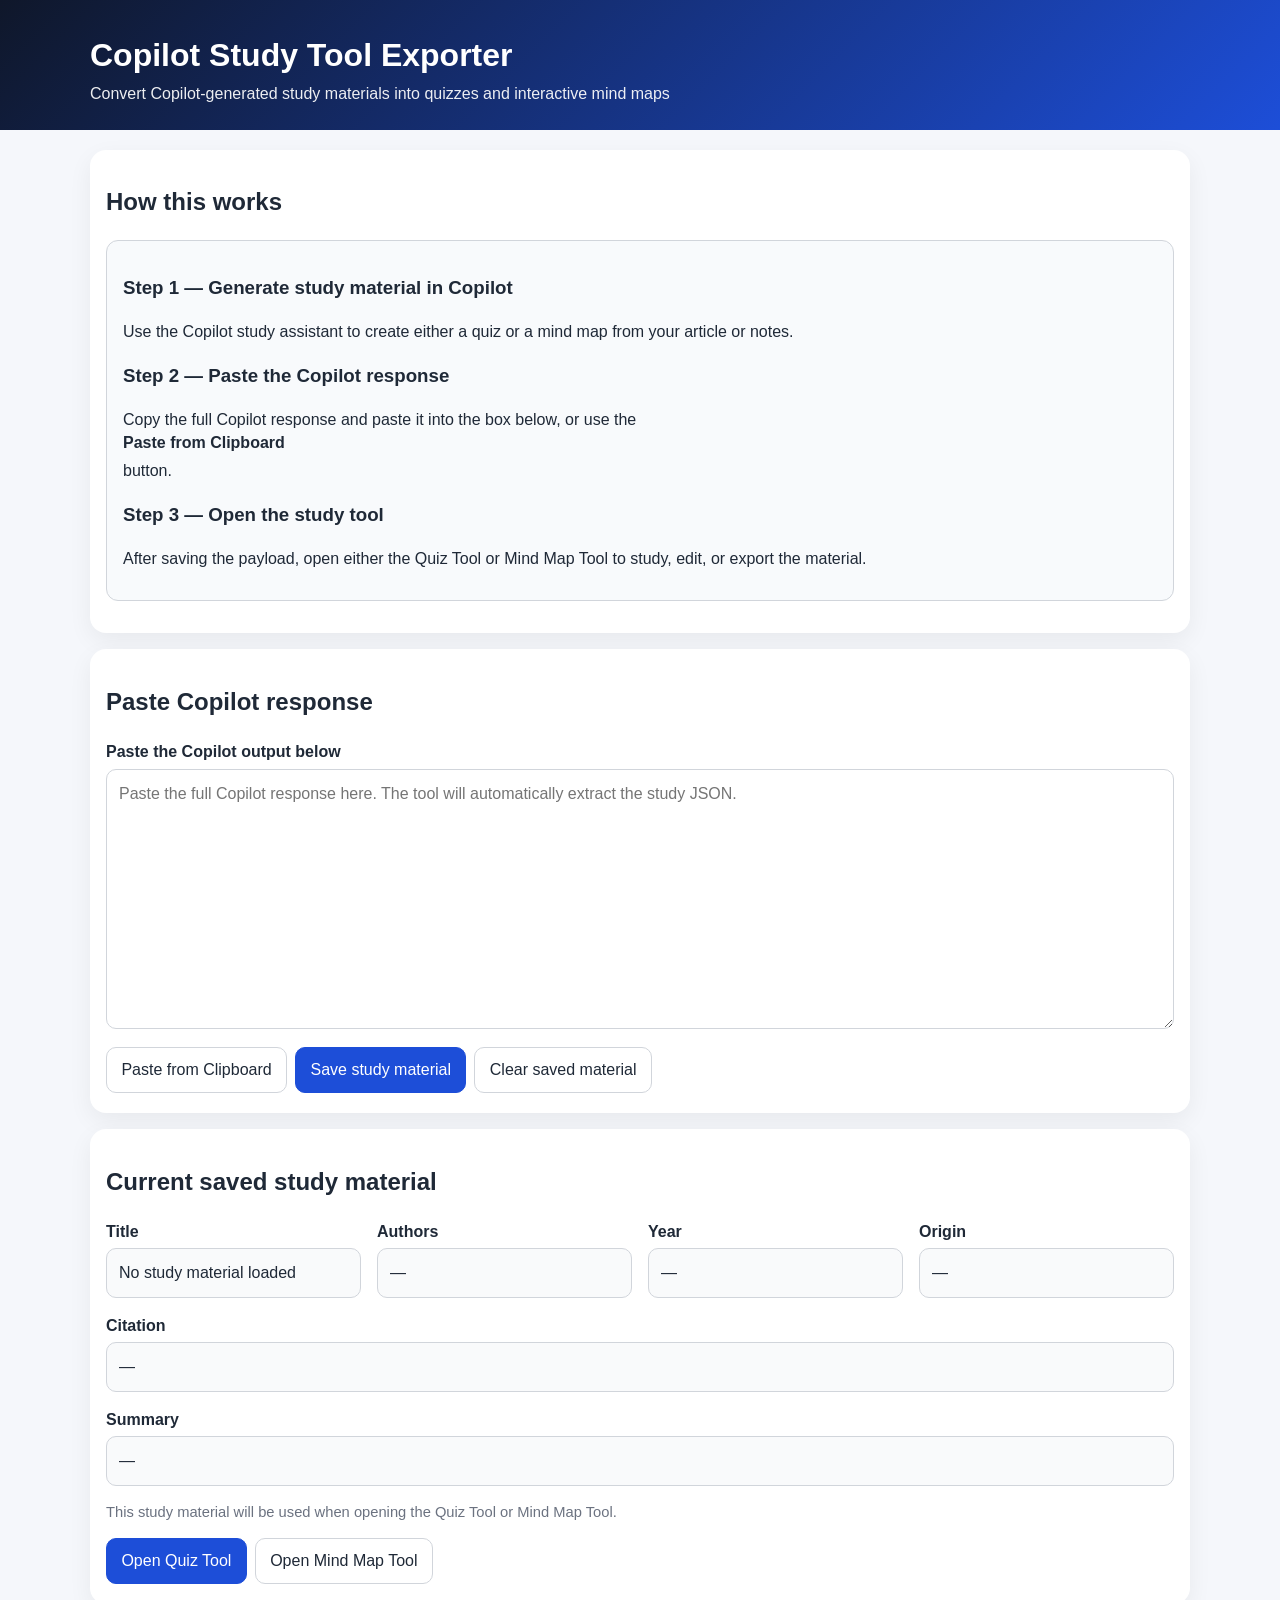
<file: index.html>
<!DOCTYPE html>
<html lang="en">
<head>
  <meta charset="UTF-8" />
  <meta name="viewport" content="width=device-width, initial-scale=1.0" />
  <title>Copilot Study Tool Exporter</title>
  <link rel="stylesheet" href="styles.css" />
</head>
<body>
  <header class="site-header">
    <div class="wrap">
      <h1>Copilot Study Tool Exporter</h1>
      <p class="subtitle">Convert Copilot-generated study materials into quizzes and interactive mind maps</p>
    </div>
  </header>

  <main class="wrap">
    <section class="panel">
      <h2>How this works</h2>

      <div class="help-box">
        <h3>Step 1 — Generate study material in Copilot</h3>
        <p>
          Use the Copilot study assistant to create either a quiz or a mind map from your article or notes.
        </p>

        <h3>Step 2 — Paste the Copilot response</h3>
        <p>
          Copy the full Copilot response and paste it into the box below, or use the
          <strong>Paste from Clipboard</strong> button.
        </p>

        <h3>Step 3 — Open the study tool</h3>
        <p>
          After saving the payload, open either the Quiz Tool or Mind Map Tool to study, edit, or export the material.
        </p>
      </div>
    </section>

    <section class="panel" id="pasteHelpPanel" style="display:none;">
      <div class="help-box">
        <h3>Quick paste mode</h3>
        <p>
          You opened this page from Copilot. Paste the Copilot response below, or use
          <strong>Paste from Clipboard</strong>.
        </p>
      </div>
    </section>

    <section class="panel">
      <h2>Paste Copilot response</h2>

      <label for="payloadInput" class="label">Paste the Copilot output below</label>

      <textarea
        id="payloadInput"
        placeholder="Paste the full Copilot response here. The tool will automatically extract the study JSON."
      ></textarea>

      <div class="button-row">
        <button id="pasteClipboardBtn">Paste from Clipboard</button>
        <button id="saveBtn" class="primary">Save study material</button>
        <button id="clearBtn">Clear saved material</button>
      </div>

      <div id="statusMessage" class="status"></div>
    </section>

    <section class="panel">
      <h2>Current saved study material</h2>

      <div class="meta-grid">
        <div>
          <div class="meta-label">Title</div>
          <div id="sourceTitle" class="meta-value">No study material loaded</div>
        </div>

        <div>
          <div class="meta-label">Authors</div>
          <div id="sourceAuthors" class="meta-value">—</div>
        </div>

        <div>
          <div class="meta-label">Year</div>
          <div id="sourceYear" class="meta-value">—</div>
        </div>

        <div>
          <div class="meta-label">Origin</div>
          <div id="sourceOrigin" class="meta-value">—</div>
        </div>
      </div>

      <div class="meta-block">
        <div class="meta-label">Citation</div>
        <div id="sourceCitation" class="meta-value">—</div>
      </div>

      <div class="meta-block">
        <div class="meta-label">Summary</div>
        <div id="sourceSummary" class="meta-value">—</div>
      </div>

      <p class="small-note">
        This study material will be used when opening the Quiz Tool or Mind Map Tool.
      </p>

      <div class="button-row">
        <a href="quiz-tool.html" class="buttonlike primary">Open Quiz Tool</a>
        <a href="mindmap-tool.html" class="buttonlike">Open Mind Map Tool</a>
      </div>
    </section>
  </main>

  <script src="app.js"></script>
</body>
</html>
</file>
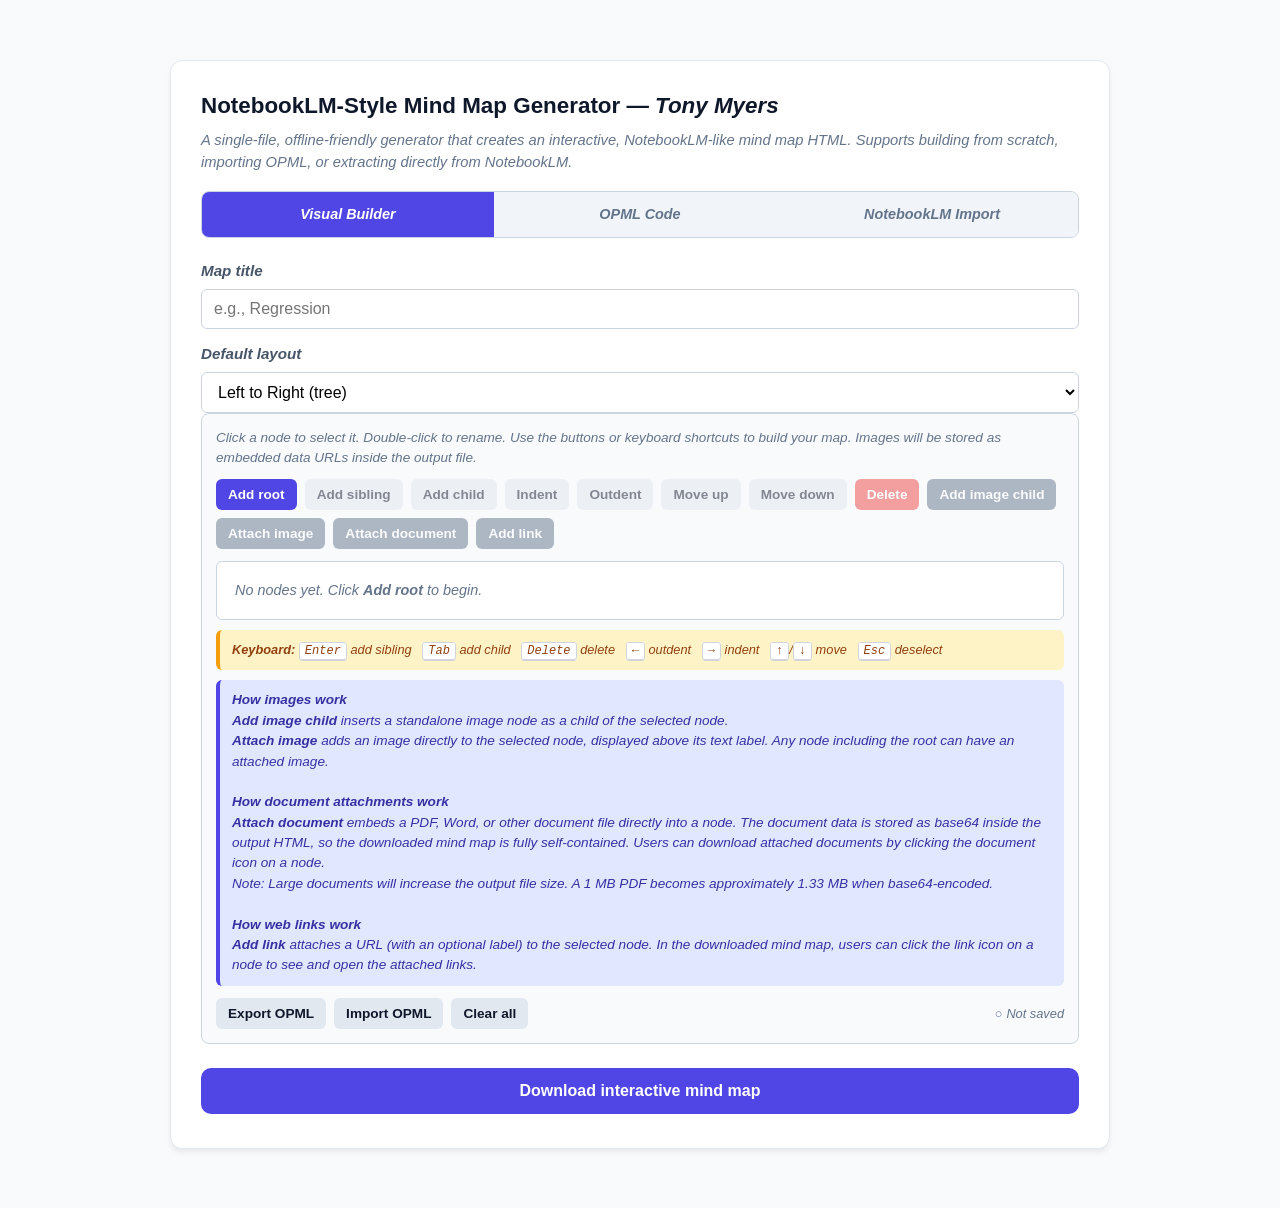
<file: mindmap-tool.html>
<!DOCTYPE html>
<html lang="en-GB">
<head>
<meta charset="UTF-8">
<meta name="viewport" content="width=device-width, initial-scale=1.0">
<title>NotebookLM-Style Mind Map Generator</title>
<style>
    :root{
        --bg: #f8fafc;
        --panel: #ffffff;
        --text: #334155;
        --muted: #64748b;
        --border: #e2e8f0;
        --border-strong: #cbd5e1;
        --accent: #4f46e5;
        --accent-dark: #4338ca;
        --danger: #ef4444;
        --danger-dark: #dc2626;
        --chip: #f1f5f9;
        --success: #10b981;
    }
    *{ box-sizing: border-box; }
    body{
        font-family: "Segoe UI", Roboto, Helvetica, Arial, sans-serif;
        max-width: 980px;
        margin: 40px auto;
        padding: 20px;
        line-height: 1.5;
        background: var(--bg);
        color: var(--text);
    }
    .container{
        background: var(--panel);
        padding: 28px 30px 34px;
        border-radius: 12px;
        box-shadow: 0 4px 6px -1px rgba(0,0,0,0.08);
        border: 1px solid var(--border);
    }
    h1{
        margin: 0 0 6px 0;
        font-size: 1.4rem;
        color: #0f172a;
    }
    .sub{
        margin: 0 0 18px 0;
        color: var(--muted);
        font-size: 0.92rem;
    }

    /* Mode Switch */
    .mode-switch{
        display: flex;
        gap: 0;
        border: 1px solid var(--border-strong);
        border-radius: 8px;
        overflow: hidden;
        margin: 18px 0 22px 0;
        background: var(--chip);
    }
    .mode-option{
        flex: 1;
        text-align: center;
        padding: 12px 10px;
        cursor: pointer;
        font-weight: 600;
        font-size: 0.9rem;
        color: var(--muted);
        background: var(--chip);
        transition: background 0.2s, color 0.2s;
        user-select: none;
    }
    .mode-option:hover{ background: #e2e8f0; }
    .mode-option.active{
        background: var(--accent);
        color: #ffffff;
    }

    label{
        display:block;
        margin-top: 12px;
        font-weight: 600;
        color: #475569;
        font-size: 0.95rem;
    }
    input[type="text"]{
        width: 100%;
        padding: 10px 12px;
        margin-top: 6px;
        border: 1px solid var(--border-strong);
        border-radius: 6px;
        font-size: 1rem;
    }
    textarea{
        width: 100%;
        height: 270px;
        padding: 12px;
        margin-top: 8px;
        border: 1px solid var(--border-strong);
        border-radius: 6px;
        font-family: ui-monospace, SFMono-Regular, Menlo, Consolas, "Liberation Mono", monospace;
        font-size: 0.9rem;
        white-space: pre;
        overflow-wrap: normal;
        overflow-x: auto;
        background: #ffffff;
    }

    .section{ display:none; }
    .section.active{ display:block; }

    /* Buttons */
    .btn-row{
        display:flex;
        flex-wrap: wrap;
        gap: 8px;
        margin: 10px 0 12px;
    }
    button{
        border: none;
        border-radius: 6px;
        padding: 8px 12px;
        font-size: 0.85rem;
        font-weight: 600;
        cursor: pointer;
        transition: background 0.2s, opacity 0.2s;
    }
    .btn-primary{ background: var(--accent); color: #fff; }
    .btn-primary:hover{ background: var(--accent-dark); }
    .btn-secondary{ background: #64748b; color: #fff; }
    .btn-secondary:hover{ background: #475569; }
    .btn-ghost{ background: #e2e8f0; color: #0f172a; }
    .btn-ghost:hover{ background: #dbe3ef; }
    .btn-danger{ background: var(--danger); color: #fff; }
    .btn-danger:hover{ background: var(--danger-dark); }
    .btn-success{ background: var(--success); color: #fff; }
    .btn-success:hover{ background: #059669; }
    button:disabled{ opacity: 0.5; cursor: not-allowed; }

    /* Builder list */
    .builder-container{
        border: 1px solid var(--border-strong);
        border-radius: 8px;
        padding: 14px;
        background: #f8fafc;
    }
    .builder-help{
        font-size: 0.85rem;
        color: var(--muted);
        margin: 0 0 10px 0;
    }
    .node-list{
        background: #fff;
        border: 1px solid var(--border-strong);
        border-radius: 6px;
        padding: 6px;
        max-height: 320px;
        overflow-y: auto;
    }
    .node-item{
        display: flex;
        align-items: center;
        gap: 8px;
        padding: 7px 10px;
        margin: 3px 0;
        background: #f1f5f9;
        border-left: 3px solid var(--accent);
        border-radius: 4px;
        cursor: pointer;
        font-size: 0.9rem;
    }
    .node-item.selected{
        outline: 2px solid #a5b4fc;
        background: #eef2ff;
    }
    .node-indent{
        display:inline-block;
        width: 0;
    }
    .node-badge{
        font-size: 0.7rem;
        padding: 2px 6px;
        background: #0f172a;
        color: white;
        border-radius: 999px;
        margin-left: auto;
        opacity: 0.85;
        flex-shrink: 0;
    }
    .thumb{
        width: 34px;
        height: 24px;
        object-fit: cover;
        border-radius: 3px;
        border: 1px solid var(--border-strong);
        background: #fff;
        flex-shrink: 0;
    }
    .attached-thumb{
        width: 28px;
        height: 20px;
        object-fit: cover;
        border-radius: 3px;
        border: 1px solid #a5b4fc;
        background: #fff;
        flex-shrink: 0;
        margin-right: 2px;
    }
    .doc-badge{
        display: inline-flex;
        align-items: center;
        gap: 3px;
        font-size: 0.7rem;
        padding: 2px 6px;
        background: #dbeafe;
        color: #1e40af;
        border-radius: 999px;
        flex-shrink: 0;
        margin-right: 2px;
    }
    .doc-badge svg{
        width: 10px;
        height: 10px;
        fill: #1e40af;
    }
    .doc-list-popup{
        position: fixed;
        background: #fff;
        border: 1px solid var(--border-strong);
        border-radius: 8px;
        box-shadow: 0 8px 20px rgba(0,0,0,0.15);
        padding: 8px;
        z-index: 9999;
        max-width: 320px;
        font-size: 0.85rem;
    }
    .doc-list-popup .doc-entry{
        display: flex;
        align-items: center;
        gap: 6px;
        padding: 6px 8px;
        border-radius: 4px;
        cursor: default;
    }
    .doc-list-popup .doc-entry:hover{
        background: #f1f5f9;
    }
    .doc-list-popup .doc-entry .doc-name{
        flex: 1;
        min-width: 0;
        overflow: hidden;
        text-overflow: ellipsis;
        white-space: nowrap;
    }
    .doc-list-popup .doc-entry .doc-size{
        font-size: 0.75rem;
        color: var(--muted);
        flex-shrink: 0;
    }
    .doc-list-popup .doc-entry .doc-remove{
        cursor: pointer;
        color: var(--danger);
        font-weight: 700;
        padding: 0 4px;
        flex-shrink: 0;
    }
    .doc-list-popup .doc-entry .doc-remove:hover{
        color: var(--danger-dark);
    }
    .link-badge{
        display: inline-flex;
        align-items: center;
        gap: 3px;
        font-size: 0.7rem;
        padding: 2px 6px;
        background: #d1fae5;
        color: #065f46;
        border-radius: 999px;
        flex-shrink: 0;
        margin-right: 2px;
    }
    .link-badge svg{
        width: 10px;
        height: 10px;
        fill: #065f46;
    }
    .node-text{
        flex: 1;
        min-width: 0;
        overflow: hidden;
        text-overflow: ellipsis;
        white-space: nowrap;
    }

    /* Inline edit input */
    .inline-edit{
        flex: 1;
        min-width: 0;
        border: 1px solid var(--accent);
        border-radius: 4px;
        padding: 2px 6px;
        font-size: 0.9rem;
        font-family: inherit;
        outline: none;
    }

    /* Drop zone overlays for OPML */
    .textarea-container{
        position: relative;
    }
    .drop-zone-overlay{
        position:absolute;
        inset: 0;
        border: 2px dashed transparent;
        border-radius: 6px;
        display:flex;
        align-items: center;
        justify-content: center;
        pointer-events: none;
        transition: border-color 0.2s, background 0.2s;
    }
    .drop-zone-overlay.active{
        border-color: #93c5fd;
        background: rgba(147,197,253,0.12);
    }
    .drop-zone-overlay.active-opml{
        border-color: #86efac;
        background: rgba(134,239,172,0.12);
    }
    .drop-zone-text{
        font-size: 1rem;
        color: #334155;
        background: rgba(255,255,255,0.9);
        padding: 8px 12px;
        border-radius: 8px;
        border: 1px solid var(--border);
    }

    .tip{
        background: #e0e7ff;
        color: #3730a3;
        padding: 10px 12px;
        border-radius: 6px;
        font-size: 0.85rem;
        margin-top: 10px;
        border-left: 4px solid var(--accent);
    }

    .processing{
        display:none;
        margin-top: 8px;
        font-size: 0.85rem;
        font-weight: 600;
        color: #15803d;
    }
    .processing.show{ display:block; }

    /* Keyboard shortcuts legend */
    .shortcuts{
        background: #fef3c7;
        color: #92400e;
        padding: 10px 12px;
        border-radius: 6px;
        font-size: 0.8rem;
        margin-top: 10px;
        border-left: 4px solid #f59e0b;
    }
    .shortcuts kbd{
        background: #fff;
        border: 1px solid #d1d5db;
        border-radius: 3px;
        padding: 1px 5px;
        font-family: ui-monospace, monospace;
        font-size: 0.75rem;
        box-shadow: 0 1px 0 #d1d5db;
    }

    /* Main download */
    .download-btn{
        width: 100%;
        padding: 14px 20px;
        font-size: 1rem;
        border-radius: 10px;
        margin-top: 24px;
    }

    .divider{
        height: 1px;
        background: var(--border);
        margin: 18px 0;
    }

    /* Save/load section */
    .save-load-row{
        display: flex;
        gap: 8px;
        margin-top: 12px;
        flex-wrap: wrap;
    }
    .autosave-indicator{
        font-size: 0.8rem;
        color: var(--muted);
        margin-left: auto;
        display: flex;
        align-items: center;
        gap: 4px;
    }
    .autosave-indicator.saved{
        color: var(--success);
    }

    /* NotebookLM Import section */
    .bookmarklet-link{
        display: inline-block;
        background: linear-gradient(135deg, #4f46e5 0%, #7c3aed 100%);
        color: #fff;
        padding: 12px 20px;
        border-radius: 8px;
        font-weight: 700;
        font-size: 0.95rem;
        text-decoration: none;
        cursor: grab;
        user-select: none;
        box-shadow: 0 2px 8px rgba(79,70,229,0.3);
        transition: box-shadow 0.2s, transform 0.2s;
    }
    .bookmarklet-link:hover{
        box-shadow: 0 4px 14px rgba(79,70,229,0.4);
        transform: translateY(-1px);
    }
    .bookmarklet-link:active{
        cursor: grabbing;
    }
    .import-steps{
        margin: 16px 0;
        padding: 0;
        list-style: none;
        counter-reset: step-counter;
    }
    .import-steps li{
        counter-increment: step-counter;
        padding: 10px 12px 10px 44px;
        position: relative;
        font-size: 0.9rem;
        color: var(--text);
        border-left: 2px solid var(--border);
        margin-left: 14px;
    }
    .import-steps li:last-child{
        border-left-color: transparent;
    }
    .import-steps li::before{
        content: counter(step-counter);
        position: absolute;
        left: -13px;
        top: 8px;
        width: 24px;
        height: 24px;
        border-radius: 50%;
        background: var(--accent);
        color: #fff;
        font-size: 0.75rem;
        font-weight: 700;
        display: flex;
        align-items: center;
        justify-content: center;
    }
    .import-steps li strong{
        color: #0f172a;
    }
    .import-paste-area{
        width: 100%;
        height: 180px;
        padding: 12px;
        margin-top: 8px;
        border: 2px dashed var(--border-strong);
        border-radius: 6px;
        font-family: ui-monospace, SFMono-Regular, Menlo, Consolas, monospace;
        font-size: 0.85rem;
        white-space: pre;
        overflow-wrap: normal;
        overflow-x: auto;
        background: #fafbfc;
        transition: border-color 0.2s;
    }
    .import-paste-area:focus{
        border-color: var(--accent);
        outline: none;
        background: #fff;
    }
    .import-preview{
        margin-top: 12px;
        padding: 12px;
        background: #f0fdf4;
        border: 1px solid #bbf7d0;
        border-radius: 6px;
        font-size: 0.85rem;
        color: #166534;
        display: none;
    }
    .import-preview.show{ display: block; }
    .import-preview .tree-text{
        font-family: ui-monospace, monospace;
        font-size: 0.8rem;
        white-space: pre;
        overflow-x: auto;
        max-height: 200px;
        overflow-y: auto;
        margin-top: 8px;
        padding: 8px;
        background: #fff;
        border-radius: 4px;
        border: 1px solid #dcfce7;
    }
</style>
</head>
<body>
<div class="container">
    <h1>NotebookLM-Style Mind Map Generator —  <i>Tony Myers</h1>
    <p class="sub">A single-file, offline-friendly generator that creates an interactive, NotebookLM-like mind map HTML. Supports building from scratch, importing OPML, or extracting directly from NotebookLM. </p>

    <div class="mode-switch">
        <div class="mode-option active" id="btn-builder" onclick="setMode('builder')">Visual Builder</div>
        <div class="mode-option" id="btn-opml" onclick="setMode('opml')">OPML Code</div>
        <div class="mode-option" id="btn-notebooklm" onclick="setMode('notebooklm')">NotebookLM Import</div>
    </div>

    <label for="mapTitle">Map title</label>
    <input type="text" id="mapTitle" placeholder="e.g., Regression">

    <label for="layoutSelect" style="margin-top:14px;">Default layout</label>
    <select id="layoutSelect" style="width:100%;padding:10px 12px;margin-top:6px;border:1px solid var(--border-strong);border-radius:6px;font-size:1rem;background:#fff;">
        <option value="ltr">Left to Right (tree)</option>
        <option value="radial">Radial (centre out)</option>
        <option value="ttb">Top to Bottom (tree)</option>
    </select>

    <!-- BUILDER MODE -->
    <div class="section active" id="section-builder">
        <div class="builder-container">
            <p class="builder-help">
                Click a node to select it. Double-click to rename. Use the buttons or keyboard shortcuts to build your map.
                Images will be stored as embedded data URLs inside the output file.
            </p>

            <div class="btn-row">
                <button class="btn-primary" onclick="addRoot()">Add root</button>
                <button class="btn-ghost" id="addSiblingBtn" onclick="addSibling()" disabled>Add sibling</button>
                <button class="btn-ghost" id="addChildBtn" onclick="addChild()" disabled>Add child</button>
                <button class="btn-ghost" id="indentBtn" onclick="indentNode()" disabled>Indent</button>
                <button class="btn-ghost" id="outdentBtn" onclick="outdentNode()" disabled>Outdent</button>
                <button class="btn-ghost" id="moveUpBtn" onclick="moveNode(-1)" disabled>Move up</button>
                <button class="btn-ghost" id="moveDownBtn" onclick="moveNode(1)" disabled>Move down</button>
                <button class="btn-danger" id="deleteBtn" onclick="deleteNode()" disabled>Delete</button>

                <button class="btn-secondary" id="addImageBtn" onclick="document.getElementById('imageInputBuilder').click()" disabled>Add image child</button>
                <input type="file" id="imageInputBuilder" accept="image/*" style="display:none" onchange="handleBuilderImage()">
                <button class="btn-secondary" id="attachImageBtn" onclick="document.getElementById('attachImageInput').click()" disabled>Attach image</button>
                <input type="file" id="attachImageInput" accept="image/*" style="display:none" onchange="handleAttachImage()">
                <button class="btn-ghost" id="removeAttachedImageBtn" onclick="removeAttachedImage()" style="display:none">Remove image</button>

                <button class="btn-secondary" id="attachDocBtn" onclick="document.getElementById('attachDocInput').click()" disabled>Attach document</button>
                <input type="file" id="attachDocInput" accept=".pdf,.doc,.docx,.ppt,.pptx,.xls,.xlsx,.txt,.rtf,.odt" style="display:none" onchange="handleAttachDoc()" multiple>
                <button class="btn-ghost" id="viewDocsBtn" onclick="showDocList()" style="display:none">View docs</button>

                <button class="btn-secondary" id="addLinkBtn" onclick="addLink()" disabled>Add link</button>
                <button class="btn-ghost" id="viewLinksBtn" onclick="showLinkList()" style="display:none">View links</button>
            </div>

            <div class="node-list" id="nodeList" tabindex="0"></div>

            <div class="shortcuts">
                <strong>Keyboard:</strong>
                <kbd>Enter</kbd> add sibling &nbsp;
                <kbd>Tab</kbd> add child &nbsp;
                <kbd>Delete</kbd> delete &nbsp;
                <kbd>←</kbd> outdent &nbsp;
                <kbd>→</kbd> indent &nbsp;
                <kbd>↑</kbd>/<kbd>↓</kbd> move &nbsp;
                <kbd>Esc</kbd> deselect
            </div>

            <div class="tip">
                <strong>How images work</strong><br>
                <strong>Add image child</strong> inserts a standalone image node as a child of the selected node.<br>
                <strong>Attach image</strong> adds an image directly to the selected node, displayed above its text label. Any node including the root can have an attached image.<br><br>
                <strong>How document attachments work</strong><br>
                <strong>Attach document</strong> embeds a PDF, Word, or other document file directly into a node. The document data is stored as base64 inside the output HTML, so the downloaded mind map is fully self-contained. Users can download attached documents by clicking the document icon on a node.<br>
                <em>Note: Large documents will increase the output file size. A 1 MB PDF becomes approximately 1.33 MB when base64-encoded.</em>
                <br><br>
                <strong>How web links work</strong><br>
                <strong>Add link</strong> attaches a URL (with an optional label) to the selected node. In the downloaded mind map, users can click the link icon on a node to see and open the attached links.
            </div>

            <div class="save-load-row">
                <button class="btn-ghost" onclick="exportOPML()">Export OPML</button>
                <button class="btn-ghost" onclick="document.getElementById('importOpmlInput').click()">Import OPML</button>
                <input type="file" id="importOpmlInput" accept=".opml,.xml" style="display:none" onchange="importOPML()">
                <button class="btn-ghost" onclick="clearBuilder()">Clear all</button>
                <span class="autosave-indicator" id="autosaveIndicator">
                    <span id="autosaveIcon">○</span> <span id="autosaveText">Not saved</span>
                </span>
            </div>
        </div>
    </div>

    <!-- OPML MODE -->
    <div class="section" id="section-opml">
        <label for="opmlData">Paste OPML code or drop an OPML file</label>
        <div class="textarea-container">
            <textarea id="opmlData" placeholder="<?xml version='1.0' encoding='UTF-8'?>
<opml version='2.0'>
    <body>
        <outline text='Root'>
            <outline text='Point 1' />
            <outline text='IMAGE: https://example.com/img.png' />
        </outline>
    </body>
</opml>"></textarea>
            <div class="drop-zone-overlay" id="dropZoneOpml">
                <div class="drop-zone-text" id="dropZoneText">📁 Drop image or OPML file here</div>
            </div>
        </div>

        <div class="btn-row">
            <button class="btn-secondary" onclick="document.getElementById('imageInputOpml').click()">Insert image at cursor</button>
            <input type="file" id="imageInputOpml" accept="image/*" style="display:none" onchange="handleImageSelection('opmlData', 'processingOpml')">
            <button class="btn-ghost" onclick="document.getElementById('opmlFileInput').click()">Load OPML file</button>
            <input type="file" id="opmlFileInput" accept=".opml,.xml" style="display:none" onchange="loadOPMLFile()">
        </div>
        <div id="processingOpml" class="processing">✓ File processed and loaded.</div>

        <div class="tip">
            <strong>OPML input options:</strong><br>
            • Paste OPML code directly into the text area<br>
            • Drag and drop an <code>.opml</code> or <code>.xml</code> file onto the text area<br>
            • Use the "Load OPML file" button to browse for a file<br>
            • Drag and drop images to insert them at the cursor position
        </div>
    </div>

    <!-- NOTEBOOKLM IMPORT MODE -->
    <div class="section" id="section-notebooklm">
        <div class="tip" style="margin-top:0; margin-bottom:16px;">
            <strong>Extract mind maps from NotebookLM</strong><br>
            This tool uses a bookmarklet to extract the mind map data directly from a NotebookLM page.
            The extraction reads the internal D3.js data bindings, so it captures the full tree regardless of which nodes are expanded or collapsed.
        </div>

        <label style="margin-top:0;">Step 1 — Install the bookmarklet</label>
        <p style="font-size:0.9rem; color:var(--muted); margin:6px 0 10px;">
            Drag the button below to your browser bookmarks bar. You only need to do this once.
        </p>
        <a id="bookmarkletLink" class="bookmarklet-link" href="#" onclick="return false;">
            📋 Extract NotebookLM Map
        </a>

        <label>Step 2 — Extract and paste</label>
        <ol class="import-steps">
            <li>Open a <strong>NotebookLM notebook</strong> that has a mind map</li>
            <li>Click the <strong>Extract NotebookLM Map</strong> bookmarklet in your bookmarks bar</li>
            <li>The OPML will be <strong>copied to your clipboard</strong>. A confirmation alert will show the node count.</li>
            <li><strong>Paste</strong> the OPML into the box below (<kbd>Ctrl</kbd>+<kbd>V</kbd> or <kbd>Cmd</kbd>+<kbd>V</kbd>)</li>
        </ol>

        <label for="notebooklmData">Paste extracted OPML here</label>
        <textarea id="notebooklmData" class="import-paste-area" placeholder="Paste the OPML copied from NotebookLM here..."></textarea>

        <div class="import-preview" id="importPreview">
            <strong id="importPreviewTitle">Preview</strong>
            <div class="tree-text" id="importPreviewTree"></div>
        </div>

        <div class="btn-row" style="margin-top:12px;">
            <button class="btn-ghost" onclick="loadToBuilder()">Load into Visual Builder</button>
            <button class="btn-ghost" onclick="loadToOpml()">Load into OPML mode</button>
        </div>

        <div class="tip" style="margin-top:14px;">
            <strong>Compatibility note:</strong> This extraction relies on NotebookLM rendering mind maps as SVG with D3.js data bindings
            (specifically <code>g.node.__data__</code> on the SVG elements). If Google changes how NotebookLM renders mind maps,
            the bookmarklet may need to be updated. The bookmarklet does not send any data externally — it only reads the page DOM
            and copies OPML to your clipboard.
        </div>
    </div>

    <button class="btn-primary download-btn" onclick="processAndDownload()">Download interactive mind map</button>
</div>

<script>
/* -------------------------
   STATE
------------------------- */
let currentMode = 'builder';
let nodes = []; // flat list for builder: { text, level, isImage }
let selectedNodeIndex = -1;
let editingNodeIndex = -1;
const STORAGE_KEY = 'notebooklm_mindmap_builder';

/* -------------------------
   MODE SWITCH
------------------------- */
function setMode(mode){
    currentMode = mode;

    document.getElementById('btn-builder').classList.toggle('active', mode === 'builder');
    document.getElementById('btn-opml').classList.toggle('active', mode === 'opml');
    document.getElementById('btn-notebooklm').classList.toggle('active', mode === 'notebooklm');

    document.getElementById('section-builder').classList.toggle('active', mode === 'builder');
    document.getElementById('section-opml').classList.toggle('active', mode === 'opml');
    document.getElementById('section-notebooklm').classList.toggle('active', mode === 'notebooklm');

    if(mode !== 'builder'){
        selectedNodeIndex = -1;
        editingNodeIndex = -1;
        updateBuilderButtons();
        renderNodes();
    }
}

/* -------------------------
   BUILDER UI
------------------------- */
function updateBuilderButtons(){
    const hasSelection = selectedNodeIndex >= 0;

    document.getElementById('addSiblingBtn').disabled = !hasSelection;
    document.getElementById('addChildBtn').disabled = !hasSelection;
    document.getElementById('indentBtn').disabled = !hasSelection || selectedNodeIndex === 0;
    document.getElementById('outdentBtn').disabled = !hasSelection || nodes[selectedNodeIndex]?.level === 0;
    document.getElementById('moveUpBtn').disabled = !hasSelection || selectedNodeIndex === 0;
    document.getElementById('moveDownBtn').disabled = !hasSelection || selectedNodeIndex === nodes.length - 1;
    document.getElementById('deleteBtn').disabled = !hasSelection;
    document.getElementById('addImageBtn').disabled = !hasSelection;
    document.getElementById('attachImageBtn').disabled = !hasSelection || (hasSelection && !!nodes[selectedNodeIndex]?.isImage);

    const hasAttachedImage = hasSelection && !!nodes[selectedNodeIndex]?.attachedImage;
    document.getElementById('removeAttachedImageBtn').style.display = hasAttachedImage ? 'inline-block' : 'none';

    document.getElementById('attachDocBtn').disabled = !hasSelection;
    const hasDocs = hasSelection && nodes[selectedNodeIndex]?.attachedDocs?.length > 0;
    document.getElementById('viewDocsBtn').style.display = hasDocs ? 'inline-block' : 'none';

    document.getElementById('addLinkBtn').disabled = !hasSelection;
    const hasLinks = hasSelection && nodes[selectedNodeIndex]?.attachedLinks?.length > 0;
    document.getElementById('viewLinksBtn').style.display = hasLinks ? 'inline-block' : 'none';
}

function renderNodes(){
    const list = document.getElementById('nodeList');
    if(!list) return;

    if(nodes.length === 0){
        list.innerHTML = `<div style="padding:12px;color:#64748b;font-size:0.9rem;">No nodes yet. Click <strong>Add root</strong> to begin.</div>`;
        return;
    }

    list.innerHTML = "";
    nodes.forEach((node, index) => {
        const div = document.createElement('div');
        div.className = "node-item" + (index === selectedNodeIndex ? " selected" : "");
        div.style.marginLeft = (node.level * 18) + "px";

        if(node.isImage){
            const img = document.createElement('img');
            img.className = "thumb";
            img.src = extractImageSource(node.text);
            div.appendChild(img);
        } else if(node.attachedImage){
            const img = document.createElement('img');
            img.className = "attached-thumb";
            img.src = node.attachedImage;
            div.appendChild(img);
        }

        if(node.attachedDocs && node.attachedDocs.length > 0){
            const docBadge = document.createElement('span');
            docBadge.className = "doc-badge";
            docBadge.innerHTML = '<svg viewBox="0 0 16 16"><path d="M4 1h5.5L14 5.5V14a1 1 0 0 1-1 1H4a1 1 0 0 1-1-1V2a1 1 0 0 1 1-1zm5 1v4h4"/></svg>' + node.attachedDocs.length;
            docBadge.title = node.attachedDocs.map(d => d.name).join(", ");
            div.appendChild(docBadge);
        }

        if(node.attachedLinks && node.attachedLinks.length > 0){
            const linkBadge = document.createElement('span');
            linkBadge.className = "link-badge";
            linkBadge.innerHTML = '<svg viewBox="0 0 16 16"><path d="M6.354 5.354l-2 2a2.5 2.5 0 0 0 3.536 3.536l2-2m1.756-1.756l2-2a2.5 2.5 0 0 0-3.536-3.536l-2 2"/></svg>' + node.attachedLinks.length;
            linkBadge.title = node.attachedLinks.map(l => l.label || l.url).join(", ");
            div.appendChild(linkBadge);
        }

        if(editingNodeIndex === index && !node.isImage){
            const input = document.createElement('input');
            input.type = 'text';
            input.className = 'inline-edit';
            input.value = node.text;
            input.onclick = (e) => e.stopPropagation();
            input.onblur = () => finishEditing(index, input.value);
            input.onkeydown = (e) => {
                if(e.key === 'Enter'){
                    e.preventDefault();
                    finishEditing(index, input.value);
                } else if(e.key === 'Escape'){
                    e.preventDefault();
                    cancelEditing();
                }
            };
            div.appendChild(input);
            setTimeout(() => { input.focus(); input.select(); }, 0);
        } else {
            const label = document.createElement('span');
            label.className = 'node-text';
            label.textContent = node.isImage ? "Image" : node.text;
            if(node.isImage){
                label.style.fontStyle = "italic";
            }
            div.appendChild(label);
        }

        const badge = document.createElement('span');
        badge.className = "node-badge";
        badge.textContent = node.level === 0 ? "L1" : ("L" + (node.level+1));
        div.appendChild(badge);

        div.onclick = () => selectNode(index);
        div.ondblclick = () => startEditing(index);

        list.appendChild(div);
    });
}

function selectNode(index){
    if(editingNodeIndex >= 0) return; // Don't change selection while editing
    selectedNodeIndex = index;
    updateBuilderButtons();
    renderNodes();
}

function startEditing(index){
    if(nodes[index].isImage) return; // Cannot edit image nodes inline
    editingNodeIndex = index;
    selectedNodeIndex = index;
    renderNodes();
}

function finishEditing(index, newText){
    const cleaned = newText.trim();
    if(cleaned.length > 0){
        nodes[index].text = cleaned;
    }
    editingNodeIndex = -1;
    updateBuilderButtons();
    renderNodes();
    saveToStorage();
}

function cancelEditing(){
    editingNodeIndex = -1;
    renderNodes();
}

/* -------------------------
   BUILDER ACTIONS
------------------------- */
function promptForText(defaultValue=""){
    const text = window.prompt("Node text:", defaultValue);
    if(text === null) return null;
    const cleaned = text.trim();
    return cleaned.length ? cleaned : null;
}

function addRoot(){
    if(nodes.length > 0){
        const confirmNew = window.confirm("A root node already exists. Add another top-level node?");
        if(!confirmNew) return;
    }
    const text = promptForText("Root");
    if(!text) return;
    nodes.push({ text, level: 0, isImage: false });
    selectedNodeIndex = nodes.length - 1;
    updateBuilderButtons();
    renderNodes();
    saveToStorage();
}

function findInsertIndexAfterSubtree(index){
    const baseLevel = nodes[index].level;
    let i = index + 1;
    while(i < nodes.length && nodes[i].level > baseLevel){
        i++;
    }
    return i;
}

function addSibling(){
    if(selectedNodeIndex < 0) return;
    const text = promptForText("");
    if(!text) return;

    const level = nodes[selectedNodeIndex].level;
    const insertIndex = findInsertIndexAfterSubtree(selectedNodeIndex);

    nodes.splice(insertIndex, 0, { text, level, isImage: false });
    selectedNodeIndex = insertIndex;
    updateBuilderButtons();
    renderNodes();
    saveToStorage();
}

function addChild(){
    if(selectedNodeIndex < 0) return;
    const text = promptForText("");
    if(!text) return;

    const level = nodes[selectedNodeIndex].level + 1;
    const insertIndex = selectedNodeIndex + 1;

    nodes.splice(insertIndex, 0, { text, level, isImage: false });
    selectedNodeIndex = insertIndex;
    updateBuilderButtons();
    renderNodes();
    saveToStorage();
}

function indentNode(){
    if(selectedNodeIndex <= 0) return;
    nodes[selectedNodeIndex].level += 1;
    renderNodes();
    updateBuilderButtons();
    saveToStorage();
}

function outdentNode(){
    if(selectedNodeIndex < 0) return;
    if(nodes[selectedNodeIndex].level === 0) return;
    nodes[selectedNodeIndex].level -= 1;
    renderNodes();
    updateBuilderButtons();
    saveToStorage();
}

function moveNode(direction){
    if(selectedNodeIndex < 0) return;

    const from = selectedNodeIndex;
    const to = from + direction;
    if(to < 0 || to >= nodes.length) return;

    // Simple swap. This does not move entire subtrees, but keeps the UI predictable.
    const temp = nodes[from];
    nodes[from] = nodes[to];
    nodes[to] = temp;
    selectedNodeIndex = to;
    renderNodes();
    updateBuilderButtons();
    saveToStorage();
}

function deleteNode(){
    if(selectedNodeIndex < 0) return;

    const start = selectedNodeIndex;
    const end = findInsertIndexAfterSubtree(start);

    const removedCount = end - start;
    const confirmDel = window.confirm(removedCount > 1
        ? "Delete this node and its " + (removedCount-1) + " descendant(s)?"
        : "Delete this node?");
    if(!confirmDel) return;

    nodes.splice(start, removedCount);
    selectedNodeIndex = Math.min(start, nodes.length - 1);
    if(nodes.length === 0) selectedNodeIndex = -1;
    updateBuilderButtons();
    renderNodes();
    saveToStorage();
}

function extractImageSource(text){
    const idx = text.indexOf("IMAGE:");
    if(idx === -1) return "";
    return text.slice(idx + 6).trim();
}

function handleBuilderImage(){
    if(selectedNodeIndex < 0) return;
    const input = document.getElementById('imageInputBuilder');
    if(!(input.files && input.files[0])) return;

    const file = input.files[0];
    const reader = new FileReader();
    reader.onload = function(e){
        const dataUrl = e.target.result;
        const insertIndex = selectedNodeIndex + 1;
        const level = nodes[selectedNodeIndex].level + 1;

        nodes.splice(insertIndex, 0, { text: "IMAGE: " + dataUrl, level, isImage: true });
        selectedNodeIndex = insertIndex;
        input.value = "";
        updateBuilderButtons();
        renderNodes();
        saveToStorage();
    };
    reader.readAsDataURL(file);
}

function handleAttachImage(){
    if(selectedNodeIndex < 0) return;
    const input = document.getElementById('attachImageInput');
    if(!(input.files && input.files[0])) return;

    const file = input.files[0];
    const reader = new FileReader();
    reader.onload = function(e){
        nodes[selectedNodeIndex].attachedImage = e.target.result;
        input.value = "";
        updateBuilderButtons();
        renderNodes();
        saveToStorage();
    };
    reader.readAsDataURL(file);
}

function removeAttachedImage(){
    if(selectedNodeIndex < 0) return;
    nodes[selectedNodeIndex].attachedImage = null;
    updateBuilderButtons();
    renderNodes();
    saveToStorage();
}

/* -------------------------
   DOCUMENT ATTACHMENT
------------------------- */
function handleAttachDoc(){
    if(selectedNodeIndex < 0) return;
    const input = document.getElementById('attachDocInput');
    if(!(input.files && input.files.length)) return;

    const node = nodes[selectedNodeIndex];
    if(!node.attachedDocs) node.attachedDocs = [];

    let filesProcessed = 0;
    const totalFiles = input.files.length;

    Array.from(input.files).forEach(file => {
        const reader = new FileReader();
        reader.onload = function(e){
            node.attachedDocs.push({
                name: file.name,
                type: file.type || "application/octet-stream",
                size: file.size,
                data: e.target.result
            });
            filesProcessed++;
            if(filesProcessed === totalFiles){
                input.value = "";
                updateBuilderButtons();
                renderNodes();
                saveToStorage();
            }
        };
        reader.readAsDataURL(file);
    });
}

function removeAttachedDoc(nodeIndex, docIndex){
    if(nodeIndex < 0 || nodeIndex >= nodes.length) return;
    const node = nodes[nodeIndex];
    if(!node.attachedDocs || docIndex < 0 || docIndex >= node.attachedDocs.length) return;
    node.attachedDocs.splice(docIndex, 1);
    if(node.attachedDocs.length === 0) node.attachedDocs = null;
    updateBuilderButtons();
    renderNodes();
    saveToStorage();
    /* Refresh the popup if it is still open */
    const existing = document.querySelector('.doc-list-popup');
    if(existing){
        existing.remove();
        if(node.attachedDocs && node.attachedDocs.length > 0) showDocList();
    }
}

function formatFileSize(bytes){
    if(bytes < 1024) return bytes + " B";
    if(bytes < 1024 * 1024) return (bytes / 1024).toFixed(1) + " KB";
    return (bytes / (1024 * 1024)).toFixed(1) + " MB";
}

function showDocList(){
    if(selectedNodeIndex < 0) return;
    const node = nodes[selectedNodeIndex];
    if(!node.attachedDocs || node.attachedDocs.length === 0) return;

    /* Remove any existing popup */
    const existing = document.querySelector('.doc-list-popup');
    if(existing) existing.remove();

    const popup = document.createElement('div');
    popup.className = 'doc-list-popup';

    const header = document.createElement('div');
    header.style.cssText = 'font-weight:700;padding:4px 8px 8px;border-bottom:1px solid #e2e8f0;margin-bottom:4px;';
    header.textContent = 'Attached documents (' + node.attachedDocs.length + ')';
    popup.appendChild(header);

    node.attachedDocs.forEach((doc, idx) => {
        const entry = document.createElement('div');
        entry.className = 'doc-entry';

        const name = document.createElement('span');
        name.className = 'doc-name';
        name.textContent = doc.name;
        entry.appendChild(name);

        const size = document.createElement('span');
        size.className = 'doc-size';
        size.textContent = doc.size ? formatFileSize(doc.size) : '';
        entry.appendChild(size);

        const remove = document.createElement('span');
        remove.className = 'doc-remove';
        remove.textContent = '✕';
        remove.title = 'Remove this document';
        remove.onclick = () => removeAttachedDoc(selectedNodeIndex, idx);
        entry.appendChild(remove);

        popup.appendChild(entry);
    });

    document.body.appendChild(popup);

    /* Position near the button */
    const btn = document.getElementById('viewDocsBtn');
    const rect = btn.getBoundingClientRect();
    popup.style.top = (rect.bottom + 6) + 'px';
    popup.style.left = Math.min(rect.left, window.innerWidth - 340) + 'px';

    /* Close on click outside */
    setTimeout(() => {
        function closeHandler(e){
            if(!popup.contains(e.target) && e.target !== btn){
                popup.remove();
                document.removeEventListener('click', closeHandler);
            }
        }
        document.addEventListener('click', closeHandler);
    }, 0);
}

/* -------------------------
   WEB LINK ATTACHMENT
------------------------- */
function addLink(){
    if(selectedNodeIndex < 0) return;
    const url = window.prompt("Enter URL:", "https://");
    if(!url || !url.trim()) return;

    const trimmedUrl = url.trim();
    /* Basic URL validation */
    if(!/^https?:\/\/.+/i.test(trimmedUrl)){
        alert("Please enter a valid URL starting with http:// or https://");
        return;
    }

    const label = window.prompt("Label (optional — leave blank to use the URL):", "");

    const node = nodes[selectedNodeIndex];
    if(!node.attachedLinks) node.attachedLinks = [];
    node.attachedLinks.push({
        url: trimmedUrl,
        label: (label && label.trim()) ? label.trim() : ""
    });
    updateBuilderButtons();
    renderNodes();
    saveToStorage();
}

function removeAttachedLink(nodeIndex, linkIndex){
    if(nodeIndex < 0 || nodeIndex >= nodes.length) return;
    const node = nodes[nodeIndex];
    if(!node.attachedLinks || linkIndex < 0 || linkIndex >= node.attachedLinks.length) return;
    node.attachedLinks.splice(linkIndex, 1);
    if(node.attachedLinks.length === 0) node.attachedLinks = null;
    updateBuilderButtons();
    renderNodes();
    saveToStorage();
    /* Refresh the popup if still open */
    const existing = document.querySelector('.doc-list-popup');
    if(existing){
        existing.remove();
        if(node.attachedLinks && node.attachedLinks.length > 0) showLinkList();
    }
}

function showLinkList(){
    if(selectedNodeIndex < 0) return;
    const node = nodes[selectedNodeIndex];
    if(!node.attachedLinks || node.attachedLinks.length === 0) return;

    /* Remove any existing popup */
    const existing = document.querySelector('.doc-list-popup');
    if(existing) existing.remove();

    const popup = document.createElement('div');
    popup.className = 'doc-list-popup';

    const header = document.createElement('div');
    header.style.cssText = 'font-weight:700;padding:4px 8px 8px;border-bottom:1px solid #e2e8f0;margin-bottom:4px;';
    header.textContent = 'Attached links (' + node.attachedLinks.length + ')';
    popup.appendChild(header);

    node.attachedLinks.forEach((link, idx) => {
        const entry = document.createElement('div');
        entry.className = 'doc-entry';

        const anchor = document.createElement('a');
        anchor.href = link.url;
        anchor.target = '_blank';
        anchor.rel = 'noopener noreferrer';
        anchor.className = 'doc-name';
        anchor.textContent = link.label || link.url;
        anchor.style.cssText = 'color:#4f46e5;text-decoration:none;';
        anchor.title = link.url;
        entry.appendChild(anchor);

        const remove = document.createElement('span');
        remove.className = 'doc-remove';
        remove.textContent = '✕';
        remove.title = 'Remove this link';
        remove.onclick = () => removeAttachedLink(selectedNodeIndex, idx);
        entry.appendChild(remove);

        popup.appendChild(entry);
    });

    document.body.appendChild(popup);

    const btn = document.getElementById('viewLinksBtn');
    const rect = btn.getBoundingClientRect();
    popup.style.top = (rect.bottom + 6) + 'px';
    popup.style.left = Math.min(rect.left, window.innerWidth - 340) + 'px';

    setTimeout(() => {
        function closeHandler(e){
            if(!popup.contains(e.target) && e.target !== btn){
                popup.remove();
                document.removeEventListener('click', closeHandler);
            }
        }
        document.addEventListener('click', closeHandler);
    }, 0);
}

/* -------------------------
   KEYBOARD SHORTCUTS
------------------------- */
document.getElementById('nodeList').addEventListener('keydown', function(e){
    if(editingNodeIndex >= 0) return; // Let the input handle its own keys
    
    switch(e.key){
        case 'Enter':
            e.preventDefault();
            if(selectedNodeIndex >= 0) addSibling();
            break;
        case 'Tab':
            e.preventDefault();
            if(selectedNodeIndex >= 0) addChild();
            break;
        case 'Delete':
        case 'Backspace':
            e.preventDefault();
            if(selectedNodeIndex >= 0) deleteNode();
            break;
        case 'ArrowLeft':
            e.preventDefault();
            if(selectedNodeIndex >= 0) outdentNode();
            break;
        case 'ArrowRight':
            e.preventDefault();
            if(selectedNodeIndex >= 0) indentNode();
            break;
        case 'ArrowUp':
            e.preventDefault();
            if(e.altKey && selectedNodeIndex >= 0){
                moveNode(-1);
            } else if(selectedNodeIndex > 0){
                selectNode(selectedNodeIndex - 1);
            }
            break;
        case 'ArrowDown':
            e.preventDefault();
            if(e.altKey && selectedNodeIndex >= 0){
                moveNode(1);
            } else if(selectedNodeIndex < nodes.length - 1){
                selectNode(selectedNodeIndex + 1);
            }
            break;
        case 'Escape':
            e.preventDefault();
            selectedNodeIndex = -1;
            updateBuilderButtons();
            renderNodes();
            break;
        case 'F2':
            e.preventDefault();
            if(selectedNodeIndex >= 0) startEditing(selectedNodeIndex);
            break;
    }
});

/* -------------------------
   LOCAL STORAGE PERSISTENCE
------------------------- */
function saveToStorage(){
    try {
        const data = {
            nodes: nodes,
            title: document.getElementById('mapTitle').value
        };
        localStorage.setItem(STORAGE_KEY, JSON.stringify(data));
        updateAutosaveIndicator(true);
    } catch(e){
        console.warn('Could not save to localStorage:', e);
    }
}

function loadFromStorage(){
    try {
        const stored = localStorage.getItem(STORAGE_KEY);
        if(stored){
            const data = JSON.parse(stored);
            if(Array.isArray(data.nodes)){
                nodes = data.nodes;
                if(data.title){
                    document.getElementById('mapTitle').value = data.title;
                }
                updateBuilderButtons();
                renderNodes();
                updateAutosaveIndicator(true);
                return true;
            }
        }
    } catch(e){
        console.warn('Could not load from localStorage:', e);
    }
    return false;
}

function updateAutosaveIndicator(saved){
    const indicator = document.getElementById('autosaveIndicator');
    const icon = document.getElementById('autosaveIcon');
    const text = document.getElementById('autosaveText');
    if(saved && nodes.length > 0){
        indicator.classList.add('saved');
        icon.textContent = '●';
        text.textContent = 'Saved locally';
    } else {
        indicator.classList.remove('saved');
        icon.textContent = '○';
        text.textContent = 'Not saved';
    }
}

// Auto-save title changes
document.getElementById('mapTitle').addEventListener('input', saveToStorage);

/* -------------------------
   EXPORT / IMPORT OPML
------------------------- */
function exportOPML(){
    if(nodes.length === 0){
        alert("Nothing to export. Add some nodes first.");
        return;
    }
    const title = document.getElementById('mapTitle').value.trim() || "Mind Map";
    const opmlStr = builderToOPML(title);
    
    const safeName = title.replace(/[\\/:*?"<>|]/g, "_").trim() || "Mind Map";
    downloadFile(safeName + ".opml", opmlStr, "application/xml");
}

function importOPML(){
    const input = document.getElementById('importOpmlInput');
    if(!(input.files && input.files[0])) return;

    const file = input.files[0];
    const reader = new FileReader();
    reader.onload = function(e){
        const opmlStr = e.target.result;
        const parsed = parseOPMLToNodes(opmlStr);
        if(parsed && parsed.length > 0){
            if(nodes.length > 0){
                const confirm = window.confirm("This will replace your current nodes. Continue?");
                if(!confirm){
                    input.value = "";
                    return;
                }
            }
            nodes = parsed;
            selectedNodeIndex = -1;
            updateBuilderButtons();
            renderNodes();
            saveToStorage();
        } else {
            alert("Could not parse OPML file.");
        }
        input.value = "";
    };
    reader.readAsText(file);
}

function parseOPMLToNodes(opmlStr){
    try {
        const parser = new DOMParser();
        const doc = parser.parseFromString(opmlStr, "text/xml");
        const body = doc.querySelector("body");
        if(!body) return null;

        const result = [];
        function walk(el, level){
            const outlines = el.querySelectorAll(':scope > outline');
            outlines.forEach(outline => {
                const text = outline.getAttribute('text') || outline.getAttribute('title') || '';
                if(text){
                    const isImage = text.toUpperCase().startsWith('IMAGE:');
                    const attachedImage = outline.getAttribute('_image') || null;
                    let attachedDocs = null;
                    const docsRaw = outline.getAttribute('_docs');
                    if(docsRaw){
                        try { attachedDocs = JSON.parse(docsRaw); } catch(e) { /* ignore parse errors */ }
                    }
                    let attachedLinks = null;
                    const linksRaw = outline.getAttribute('_links');
                    if(linksRaw){
                        try { attachedLinks = JSON.parse(linksRaw); } catch(e) { /* ignore parse errors */ }
                    }
                    result.push({ text, level, isImage, attachedImage, attachedDocs, attachedLinks });
                    walk(outline, level + 1);
                }
            });
        }
        walk(body, 0);
        return result;
    } catch(e){
        console.error('OPML parse error:', e);
        return null;
    }
}

function clearBuilder(){
    if(nodes.length === 0) return;
    const confirm = window.confirm("Clear all nodes? This cannot be undone.");
    if(!confirm) return;
    nodes = [];
    selectedNodeIndex = -1;
    updateBuilderButtons();
    renderNodes();
    saveToStorage();
}

/* -------------------------
   BUILDER -> TEXT
------------------------- */
function builderToText(){
    if(nodes.length === 0) return "";
    let lines = [];
    nodes.forEach(n => {
        const indent = "    ".repeat(Math.max(0, n.level));
        lines.push(indent + n.text);
    });
    return lines.join("\n");
}

/* -------------------------
   BUILDER -> OPML (direct, preserving attached images)
------------------------- */
function builderToOPML(title){
    if(nodes.length === 0) return "";

    const escape = (str) =>
        str.replace(/&/g, "&amp;")
           .replace(/</g, "&lt;")
           .replace(/>/g, "&gt;")
           .replace(/"/g, "&quot;");

    /* Build a tree from the flat node list */
    const treeRoot = { children: [] };
    const stack = [{ node: treeRoot, level: -1 }];

    nodes.forEach(n => {
        const newNode = { text: n.text, attachedImage: n.attachedImage || null, attachedDocs: n.attachedDocs || null, attachedLinks: n.attachedLinks || null, children: [] };
        while(stack.length > 1 && stack[stack.length - 1].level >= n.level){
            stack.pop();
        }
        stack[stack.length - 1].node.children.push(newNode);
        stack.push({ node: newNode, level: n.level });
    });

    const TAB = "    ";

    function toOPML(node, indent){
        if(node.text === undefined){
            return node.children.map(child => toOPML(child, indent)).join("\n");
        }
        let attrs = 'text="' + escape(node.text) + '"';
        if(node.attachedImage){
            attrs += ' _image="' + escape(node.attachedImage) + '"';
        }
        if(node.attachedDocs && node.attachedDocs.length > 0){
            const docsData = JSON.stringify(node.attachedDocs.map(d => ({
                name: d.name,
                type: d.type,
                size: d.size,
                data: d.data
            })));
            attrs += ' _docs="' + escape(docsData) + '"';
        }
        if(node.attachedLinks && node.attachedLinks.length > 0){
            const linksData = JSON.stringify(node.attachedLinks);
            attrs += ' _links="' + escape(linksData) + '"';
        }
        if(!node.children.length){
            return indent + '<outline ' + attrs + ' />';
        }
        const children = node.children.map(child => toOPML(child, indent + TAB)).join("\n");
        return indent + '<outline ' + attrs + '>\n' + children + '\n' + indent + '</outline>';
    }

    const bodyContent = toOPML(treeRoot, TAB + TAB);
    const safeTitle = escape(title || "Mind Map");

    return '<?xml version="1.0" encoding="UTF-8"?>\n<opml version="2.0">\n    <head>\n        <title>' + safeTitle + '</title>\n    </head>\n    <body>\n' + bodyContent + '\n    </body>\n</opml>';
}

/* -------------------------
   TEXT -> OPML
   (supports dash levels or indentation)
   Uses 4-space indentation for clearer parent-child spacing
------------------------- */
function convertTextToOPML(text, title){
    const lines = text.split(/\r?\n/);
    const escape = (str) =>
        str.replace(/&/g, "&amp;")
           .replace(/</g, "&lt;")
           .replace(/>/g, "&gt;")
           .replace(/"/g, "&quot;");

    const parsed = [];
    lines.forEach(rawLine => {
        if(!rawLine.trim()) return;

        let depthSpaces = 0;
        let content = rawLine.trim();

        const dashMatch = rawLine.match(/^(-+)\s+(.+)$/);
        if(dashMatch){
            depthSpaces = dashMatch[1].length * 4;
            content = dashMatch[2].trim();
        } else {
            const leading = rawLine.match(/^\s*/)[0];
            depthSpaces = leading.replace(/\t/g, "    ").length;
        }

        parsed.push({ depth: depthSpaces, content });
    });

    if(parsed.length === 0) return "";

    const root = { children: [] };
    const stack = [{ node: root, depth: -1 }];

    parsed.forEach(p => {
        const newNode = { text: p.content, children: [] };
        while(stack.length > 1 && stack[stack.length - 1].depth >= p.depth){
            stack.pop();
        }
        stack[stack.length - 1].node.children.push(newNode);
        stack.push({ node: newNode, depth: p.depth });
    });

    // OPML indentation unit: 4 spaces for better readability
    const OPML_INDENT = "    ";

    function toOPML(node, indent=""){
        if(node.text === undefined){
            return node.children.map(child => toOPML(child, indent)).join("\n");
        }
        const textAttr = escape(node.text);
        if(!node.children.length){
            return `${indent}<outline text="${textAttr}" />`;
        }
        const children = node.children.map(child => toOPML(child, indent + OPML_INDENT)).join("\n");
        return `${indent}<outline text="${textAttr}">\n${children}\n${indent}</outline>`;
    }

    const bodyContent = toOPML(root, OPML_INDENT + OPML_INDENT);
    const safeTitle = escape(title || "Mind Map");

    return `<?xml version="1.0" encoding="UTF-8"?>
<opml version="2.0">
    <head>
        <title>${safeTitle}</title>
    </head>
    <body>
${bodyContent}
    </body>
</opml>`;
}

/* -------------------------
   IMAGE INSERTION (OPML)
------------------------- */
function insertImageCodeAtCursor(textareaId, dataUrl){
    const textarea = document.getElementById(textareaId);
    if(!textarea) return;

    const imageCode = "IMAGE: " + dataUrl;

    const start = textarea.selectionStart ?? textarea.value.length;
    const end = textarea.selectionEnd ?? textarea.value.length;

    const before = textarea.value.slice(0, start);
    const after = textarea.value.slice(end);

    const needsNewlineBefore = before.length && !before.endsWith("\n");
    const needsNewlineAfter = after.length && !after.startsWith("\n");

    const insertion = (needsNewlineBefore ? "\n" : "") + imageCode + (needsNewlineAfter ? "\n" : "");

    textarea.value = before + insertion + after;

    const newPos = start + insertion.length;
    textarea.setSelectionRange(newPos, newPos);
    textarea.focus();
}

function showProcessingIndicator(id, message){
    const el = document.getElementById(id);
    if(!el) return;
    if(message){
        el.textContent = "✓ " + message;
    }
    el.classList.add("show");
    setTimeout(() => el.classList.remove("show"), 2500);
}

function handleImageSelection(textareaId, processingId){
    const inputId = "imageInputOpml";
    const input = document.getElementById(inputId);
    if(!(input && input.files && input.files[0])) return;

    const file = input.files[0];
    const reader = new FileReader();
    reader.onload = function(e){
        insertImageCodeAtCursor(textareaId, e.target.result);
        input.value = "";
        showProcessingIndicator(processingId, "Image processed and inserted.");
    };
    reader.readAsDataURL(file);
}

/* -------------------------
   OPML FILE LOADING (button)
------------------------- */
function loadOPMLFile(){
    const input = document.getElementById('opmlFileInput');
    if(!(input.files && input.files[0])) return;

    const file = input.files[0];
    const reader = new FileReader();
    reader.onload = function(e){
        const textarea = document.getElementById('opmlData');
        const currentContent = textarea.value.trim();
        
        if(currentContent){
            const confirm = window.confirm("This will replace the current OPML content. Continue?");
            if(!confirm){
                input.value = "";
                return;
            }
        }
        
        textarea.value = e.target.result;
        input.value = "";
        showProcessingIndicator('processingOpml', "OPML file loaded successfully.");
    };
    reader.readAsText(file);
}

/* -------------------------
   DRAG-AND-DROP SUPPORT
   Handles both images and OPML files
------------------------- */
function isOPMLFile(file){
    if(!file) return false;
    const name = file.name.toLowerCase();
    const type = file.type.toLowerCase();
    return name.endsWith('.opml') || 
           name.endsWith('.xml') || 
           type === 'application/xml' ||
           type === 'text/xml' ||
           type === 'application/x-opml';
}

function setupDropZone(textareaId, overlayId, processingId){
    const textarea = document.getElementById(textareaId);
    const overlay = document.getElementById(overlayId);
    const dropText = document.getElementById('dropZoneText');
    if(!textarea || !overlay) return;

    const activateForImage = () => {
        overlay.classList.remove("active-opml");
        overlay.classList.add("active");
        if(dropText) dropText.textContent = "📁 Drop image to insert";
    };
    
    const activateForOPML = () => {
        overlay.classList.remove("active");
        overlay.classList.add("active-opml");
        if(dropText) dropText.textContent = "📄 Drop OPML file to load";
    };
    
    const deactivate = () => {
        overlay.classList.remove("active");
        overlay.classList.remove("active-opml");
        if(dropText) dropText.textContent = "📁 Drop image or OPML file here";
    };

    ["dragenter","dragover"].forEach(evt => {
        textarea.addEventListener(evt, (e) => {
            e.preventDefault();
            e.stopPropagation();
            
            // Check what type of file is being dragged
            const items = e.dataTransfer.items;
            if(items && items.length > 0){
                const item = items[0];
                if(item.kind === 'file'){
                    // Try to determine file type from the drag event
                    const type = item.type.toLowerCase();
                    if(type.startsWith('image/')){
                        activateForImage();
                    } else if(type === 'application/xml' || type === 'text/xml' || type === ''){
                        // XML types or unknown (OPML files often have no type during drag)
                        activateForOPML();
                    } else {
                        activateForImage(); // Default to image styling
                    }
                }
            } else {
                activateForImage();
            }
        });
    });
    
    ["dragleave"].forEach(evt => {
        textarea.addEventListener(evt, (e) => {
            e.preventDefault();
            e.stopPropagation();
            deactivate();
        });
    });

    textarea.addEventListener("drop", (e) => {
        e.preventDefault();
        e.stopPropagation();
        deactivate();
        
        const file = e.dataTransfer.files && e.dataTransfer.files[0];
        if(!file) return;

        // Check if it is an OPML file
        if(isOPMLFile(file)){
            const reader = new FileReader();
            reader.onload = function(ev){
                const currentContent = textarea.value.trim();
                
                if(currentContent){
                    const confirm = window.confirm("This will replace the current OPML content. Continue?");
                    if(!confirm) return;
                }
                
                textarea.value = ev.target.result;
                showProcessingIndicator(processingId, "OPML file loaded successfully.");
            };
            reader.readAsText(file);
            return;
        }
        
        // Check if it is an image file
        if(file.type.startsWith("image/")){
            const reader = new FileReader();
            reader.onload = function(ev){
                insertImageCodeAtCursor(textareaId, ev.target.result);
                showProcessingIndicator(processingId, "Image processed and inserted.");
            };
            reader.readAsDataURL(file);
            return;
        }
        
        // Unknown file type
        alert("Unsupported file type. Please drop an image file or an OPML/XML file.");
    });
}

/* -------------------------
   NOTEBOOKLM IMPORT
------------------------- */

/* Generate the bookmarklet code */
(function generateBookmarklet(){
    const code = `(function(){
var svg=document.querySelector('div.mindmap svg');
if(!svg){alert('No NotebookLM mind map found on this page. Make sure a mind map is visible.');return;}
var rootG=svg.querySelector('g.node');
if(!rootG||!rootG.__data__){alert('Could not access mind map data. The page may have changed its structure.');return;}
function ext(n){var r={name:n.data&&n.data.name||'unknown'};var k=n.children||n._children||[];if(k.length>0){r.children=k.map(function(c){return ext(c);})}return r;}
function esc(s){return s.replace(/&/g,'&amp;').replace(/</g,'&lt;').replace(/>/g,'&gt;').replace(/"/g,'&quot;');}
function toO(n,ind){var t=esc(n.name);if(!n.children||!n.children.length){return ind+'<outline text=\"'+t+'\" />';}var kids=n.children.map(function(c){return toO(c,ind+'    ');}).join('\\n');return ind+'<outline text=\"'+t+'\">\\n'+kids+'\\n'+ind+'</outline>';}
var tree=ext(rootG.__data__);
var cnt=0;function countNodes(n){cnt++;if(n.children)n.children.forEach(countNodes);}countNodes(tree);
var opml='<?xml version=\"1.0\" encoding=\"UTF-8\"?>\\n<opml version=\"2.0\">\\n    <head>\\n        <title>'+esc(tree.name)+'</title>\\n    </head>\\n    <body>\\n'+toO(tree,'        ')+'\\n    </body>\\n</opml>';
navigator.clipboard.writeText(opml).then(function(){alert('Mind map OPML copied to clipboard! ('+cnt+' nodes)\\n\\nPaste it into the Mind Map Generator.');}).catch(function(){var ta=document.createElement('textarea');ta.value=opml;ta.style.cssText='position:fixed;top:10px;left:10px;width:90vw;height:80vh;z-index:99999;font-size:12px;';document.body.appendChild(ta);ta.focus();ta.select();alert('Could not copy automatically. The OPML is shown in a text area — please copy it manually (Ctrl+A then Ctrl+C).');});
})();`;
    const link = document.getElementById('bookmarkletLink');
    if(link){
        link.href = 'javascript:' + encodeURIComponent(code);
    }
})();

/* Preview pasted OPML in the import textarea */
document.getElementById('notebooklmData').addEventListener('input', function(){
    const opmlStr = this.value.trim();
    const preview = document.getElementById('importPreview');
    const titleEl = document.getElementById('importPreviewTitle');
    const treeEl = document.getElementById('importPreviewTree');

    if(!opmlStr){
        preview.classList.remove('show');
        return;
    }

    try {
        const parser = new DOMParser();
        const doc = parser.parseFromString(opmlStr, "text/xml");
        const parseError = doc.querySelector("parsererror");
        if(parseError){
            preview.classList.add('show');
            titleEl.textContent = '⚠ XML parse error';
            titleEl.style.color = '#dc2626';
            treeEl.textContent = 'The pasted content is not valid XML/OPML.';
            return;
        }

        const body = doc.querySelector("body");
        if(!body){
            preview.classList.add('show');
            titleEl.textContent = '⚠ Not valid OPML';
            titleEl.style.color = '#dc2626';
            treeEl.textContent = 'No <body> element found in the OPML.';
            return;
        }

        let nodeCount = 0;
        function walk(el, depth){
            let text = '';
            const outlines = el.querySelectorAll(':scope > outline');
            outlines.forEach(o => {
                nodeCount++;
                const name = o.getAttribute('text') || o.getAttribute('title') || '(unnamed)';
                text += '  '.repeat(depth) + name.substring(0, 60) + '\n';
                text += walk(o, depth + 1);
            });
            return text;
        }

        const treeText = walk(body, 0);
        const mapTitle = doc.querySelector("head > title")?.textContent || '';

        titleEl.style.color = '#166534';
        titleEl.textContent = '✓ Valid OPML — ' + nodeCount + ' nodes' + (mapTitle ? ' — "' + mapTitle + '"' : '');
        treeEl.textContent = treeText.trimEnd();
        preview.classList.add('show');

        // Auto-fill the map title if empty
        const titleInput = document.getElementById('mapTitle');
        if(mapTitle && !titleInput.value.trim()){
            titleInput.value = mapTitle;
            saveToStorage();
        }
    } catch(e){
        preview.classList.add('show');
        titleEl.textContent = '⚠ Parse error';
        titleEl.style.color = '#dc2626';
        treeEl.textContent = e.message;
    }
});

/* Load from NotebookLM paste area into Builder mode */
function loadToBuilder(){
    const opmlStr = document.getElementById('notebooklmData').value.trim();
    if(!opmlStr){
        alert("Please paste the extracted OPML first.");
        return;
    }

    const parsed = parseOPMLToNodes(opmlStr);
    if(!parsed || parsed.length === 0){
        alert("Could not parse OPML. Please check the pasted content.");
        return;
    }

    if(nodes.length > 0){
        const confirmReplace = window.confirm("This will replace your current builder nodes. Continue?");
        if(!confirmReplace) return;
    }

    nodes = parsed;
    selectedNodeIndex = -1;
    setMode('builder');
    updateBuilderButtons();
    renderNodes();
    saveToStorage();
}

/* Load from NotebookLM paste area into OPML mode */
function loadToOpml(){
    const opmlStr = document.getElementById('notebooklmData').value.trim();
    if(!opmlStr){
        alert("Please paste the extracted OPML first.");
        return;
    }

    const textarea = document.getElementById('opmlData');
    if(textarea.value.trim()){
        const confirmReplace = window.confirm("This will replace the current OPML content. Continue?");
        if(!confirmReplace) return;
    }

    textarea.value = opmlStr;
    setMode('opml');
    showProcessingIndicator('processingOpml', "OPML loaded from NotebookLM import.");
}

/* -------------------------
   GENERATE OUTPUT HTML
------------------------- */
function generateInteractiveMapHTML(opmlStr, title, defaultLayout){
    const safeTitle = (title || "Mind Map").replace(/</g,"&lt;").replace(/>/g,"&gt;");
    const layout = defaultLayout || "ltr";
    const cleanOPML = opmlStr
        .replace(/\\/g, "\\\\")
        .replace(/`/g, "\\`")
        .replace(/\$\{/g, "\\${");

    return `<!DOCTYPE html>
<html lang="en-GB">
<head>
<meta charset="UTF-8">
<meta name="viewport" content="width=device-width, initial-scale=1.0">
<title>${safeTitle}</title>
<script src="https://d3js.org/d3.v7.min.js"><\/script>
<style>
    body{ margin:0; overflow:hidden; font-family: "Inter", "Segoe UI", Roboto, Helvetica, Arial, sans-serif; background:#ffffff; height:100vh; }
    #viz{ width:100%; height:100%; cursor: grab; }
    #viz:active{ cursor: grabbing; }

    .link{ fill:none; stroke:#cbd5e1; stroke-width:1.5px; }

    .node rect{
        stroke: none;
        rx: 8px;
        ry: 8px;
        filter: drop-shadow(0 1px 2px rgba(0,0,0,0.05));
        transition: filter 0.2s ease, opacity 0.2s ease;
    }
    .node text.label{
        font-size: 13px;
        fill: #1e293b;
        font-weight: 600;
        pointer-events: none;
        text-anchor: middle;
        dominant-baseline: central;
    }
    .node image{
        pointer-events: none;
    }
    .node image.attached-img{
        pointer-events: none;
        border-radius: 4px;
    }

    .node-button{ cursor: pointer; }
    .node-button circle{
        fill:#fff;
        stroke:#cbd5e1;
        stroke-width:1.5px;
        transition: all 0.2s ease;
    }
    .node-button:hover circle{
        stroke:#8b5cf6;
        stroke-width:2px;
    }
    .node-button text{
        font-size: 10px;
        fill:#64748b;
        font-weight: bold;
        pointer-events: none;
    }

    .legend{
        position:absolute;
        top: 18px;
        left: 18px;
        background: rgba(255,255,255,0.96);
        padding: 12px 14px;
        border-radius: 10px;
        border: 1px solid #e2e8f0;
        box-shadow: 0 4px 10px rgba(0,0,0,0.06);
        font-size: 0.9rem;
        color: #334155;
        pointer-events: none;
    }
    .controls{
        position:absolute;
        top: 14px;
        right: 14px;
        display:flex;
        gap: 6px;
        flex-wrap: wrap;
        justify-content: flex-end;
        max-width: 420px;
        background: rgba(255,255,255,0.96);
        padding: 8px;
        border-radius: 10px;
        border: 1px solid #e2e8f0;
        box-shadow: 0 4px 10px rgba(0,0,0,0.06);
    }
    .controls button{
        background:#4f46e5;
        color:white;
        border:none;
        padding: 8px 12px;
        border-radius: 8px;
        font-size: 12.5px;
        font-weight: 600;
        cursor: pointer;
        transition: background 0.2s;
    }
    .controls button:hover{
        background:#4338ca;
    }
    .controls .sep{
        width: 1px;
        background: #e2e8f0;
        margin: 2px 2px;
    }
    .controls .layout-btn{
        background: #e2e8f0;
        color: #475569;
    }
    .controls .layout-btn:hover{
        background: #cbd5e1;
    }
    .controls .layout-btn.active{
        background: #7c3aed;
        color: white;
    }
    .controls .layout-btn.active:hover{
        background: #6d28d9;
    }
    .doc-tooltip{
        position: fixed;
        background: #ffffff;
        border: 1px solid #cbd5e1;
        border-radius: 8px;
        box-shadow: 0 8px 24px rgba(0,0,0,0.12);
        padding: 6px;
        z-index: 9999;
        max-width: 280px;
        font-size: 12px;
        color: #334155;
    }
    .doc-tooltip .dt-item{
        display: flex;
        align-items: center;
        gap: 6px;
        padding: 6px 8px;
        border-radius: 4px;
        cursor: pointer;
        transition: background 0.15s;
    }
    .doc-tooltip .dt-item:hover{
        background: #f1f5f9;
    }
    .doc-tooltip .dt-icon{
        width: 16px; height: 16px; flex-shrink: 0; fill: #4f46e5;
    }
    .doc-tooltip .dt-name{
        flex: 1; min-width: 0; overflow: hidden; text-overflow: ellipsis; white-space: nowrap; font-weight: 500;
    }
    .doc-tooltip .dt-size{
        font-size: 10px; color: #94a3b8; flex-shrink: 0;
    }
</style>
</head>
<body>
<div class="legend" id="legend">${safeTitle}</div>
<div class="controls">
    <button onclick="expandAll()">Expand all</button>
    <button onclick="collapseAll()">Collapse all</button>
    <button onclick="resetView()">Reset view</button>
    <div class="sep"></div>
    <button class="layout-btn${layout==='ltr'?' active':''}" data-layout="ltr" onclick="switchLayout('ltr')">Left–Right</button>
    <button class="layout-btn${layout==='radial'?' active':''}" data-layout="radial" onclick="switchLayout('radial')">Radial</button>
    <button class="layout-btn${layout==='ttb'?' active':''}" data-layout="ttb" onclick="switchLayout('ttb')">Top–Down</button>
</div>
<svg id="viz"></svg>

<script>
const opmlData = \`${cleanOPML}\`;

let currentLayout = "${layout}";

const DURATION = 350;
const MIN_GAP = 60;
const VERT_SPACE = 52;
const IMG_WIDTH = 100;
const IMG_HEIGHT = 70;
const BTN_RADIUS = 9;
const BTN_GAP = 6;

const width = window.innerWidth;
const height = window.innerHeight;
const margin = { top: 40, right: 120, bottom: 40, left: 140 };

const svg = d3.select("#viz")
    .attr("width", width)
    .attr("height", height);

const g = svg.append("g");

const zoom = d3.zoom()
    .scaleExtent([0.1, 4])
    .on("zoom", (event) => g.attr("transform", event.transform));

svg.call(zoom);

let root;

/* ---- OPML parsing ---- */
function parseOPML(str){
    const parser = new DOMParser();
    const doc = parser.parseFromString(str, "text/xml");
    const body = doc.querySelector("body");
    if(!body) return null;

    function walk(el){
        const outlines = el.querySelectorAll(":scope > outline");
        if(!outlines.length) return null;
        const children = [];
        outlines.forEach(o => {
            const txt = o.getAttribute("text") || o.getAttribute("title") || "";
            const node = { name: txt };
            const img = o.getAttribute("_image");
            if(img) node.attachedImage = img;
            const docsRaw = o.getAttribute("_docs");
            if(docsRaw){ try { node.attachedDocs = JSON.parse(docsRaw); } catch(e){} }
            const linksRaw = o.getAttribute("_links");
            if(linksRaw){ try { node.attachedLinks = JSON.parse(linksRaw); } catch(e){} }
            const sub = walk(o);
            if(sub) node.children = sub;
            children.push(node);
        });
        return children;
    }

    const firstOutline = body.querySelector(":scope > outline");
    if(!firstOutline) return null;
    const rootName = firstOutline.getAttribute("text") || firstOutline.getAttribute("title") || "Root";
    const rootNode = { name: rootName };
    const rootImg = firstOutline.getAttribute("_image");
    if(rootImg) rootNode.attachedImage = rootImg;
    const rootDocsRaw = firstOutline.getAttribute("_docs");
    if(rootDocsRaw){ try { rootNode.attachedDocs = JSON.parse(rootDocsRaw); } catch(e){} }
    const rootLinksRaw = firstOutline.getAttribute("_links");
    if(rootLinksRaw){ try { rootNode.attachedLinks = JSON.parse(rootLinksRaw); } catch(e){} }
    const sub = walk(firstOutline);
    if(sub) rootNode.children = sub;
    return rootNode;
}

function isImageNodeName(name){ return name && name.toUpperCase().startsWith("IMAGE:"); }
function getImageSrc(name){ return name.slice(6).trim(); }
function hasAttachedImage(d){ return !!(d.data && d.data.attachedImage); }
function hasAttachedDocs(d){ return !!(d.data && d.data.attachedDocs && d.data.attachedDocs.length); }
function hasAttachedLinks(d){ return !!(d.data && d.data.attachedLinks && d.data.attachedLinks.length); }

/* Document download / tooltip */
function downloadDoc(doc){
    const a = document.createElement("a");
    a.href = doc.data;
    a.download = doc.name;
    document.body.appendChild(a);
    a.click();
    a.remove();
}

function formatFileSize(bytes){
    if(!bytes) return "";
    if(bytes < 1024) return bytes + " B";
    if(bytes < 1024 * 1024) return (bytes / 1024).toFixed(1) + " KB";
    return (bytes / (1024 * 1024)).toFixed(1) + " MB";
}

let activeDocTooltip = null;
function showDocTooltip(d, event){
    hideDocTooltip();
    if(!hasAttachedDocs(d)) return;
    const docs = d.data.attachedDocs;

    const tip = document.createElement("div");
    tip.className = "doc-tooltip";

    docs.forEach(doc => {
        const item = document.createElement("div");
        item.className = "dt-item";
        item.onclick = () => { downloadDoc(doc); hideDocTooltip(); };

        const icon = document.createElementNS("http://www.w3.org/2000/svg","svg");
        icon.setAttribute("viewBox","0 0 16 16");
        icon.setAttribute("class","dt-icon");
        const path = document.createElementNS("http://www.w3.org/2000/svg","path");
        path.setAttribute("d","M4 1h5.5L14 5.5V14a1 1 0 0 1-1 1H4a1 1 0 0 1-1-1V2a1 1 0 0 1 1-1zm5 1v4h4");
        icon.appendChild(path);
        item.appendChild(icon);

        const name = document.createElement("span");
        name.className = "dt-name";
        name.textContent = doc.name;
        item.appendChild(name);

        const size = document.createElement("span");
        size.className = "dt-size";
        size.textContent = formatFileSize(doc.size);
        item.appendChild(size);

        tip.appendChild(item);
    });

    document.body.appendChild(tip);

    const px = event.clientX;
    const py = event.clientY;
    tip.style.left = Math.min(px + 8, window.innerWidth - 290) + "px";
    tip.style.top = Math.min(py + 8, window.innerHeight - tip.offsetHeight - 10) + "px";

    activeDocTooltip = tip;
    setTimeout(() => {
        function closer(e){ if(!tip.contains(e.target)){ hideDocTooltip(); document.removeEventListener("mousedown", closer); } }
        document.addEventListener("mousedown", closer);
    }, 0);
}

function hideDocTooltip(){
    if(activeDocTooltip){ activeDocTooltip.remove(); activeDocTooltip = null; }
}

let activeLinkTooltip = null;
function showLinkTooltip(d, event){
    hideLinkTooltip();
    hideDocTooltip();
    if(!hasAttachedLinks(d)) return;
    const links = d.data.attachedLinks;

    const tip = document.createElement("div");
    tip.className = "doc-tooltip";

    links.forEach(link => {
        const item = document.createElement("div");
        item.className = "dt-item";
        item.onclick = () => { window.open(link.url, "_blank", "noopener,noreferrer"); hideLinkTooltip(); };

        const icon = document.createElementNS("http://www.w3.org/2000/svg","svg");
        icon.setAttribute("viewBox","0 0 16 16");
        icon.setAttribute("class","dt-icon");
        icon.style.fill = "#059669";
        const path = document.createElementNS("http://www.w3.org/2000/svg","path");
        path.setAttribute("d","M6.354 5.354l-2 2a2.5 2.5 0 0 0 3.536 3.536l2-2m1.756-1.756l2-2a2.5 2.5 0 0 0-3.536-3.536l-2 2");
        path.setAttribute("stroke","#059669");
        path.setAttribute("stroke-width","1.5");
        path.setAttribute("fill","none");
        icon.appendChild(path);
        item.appendChild(icon);

        const name = document.createElement("span");
        name.className = "dt-name";
        name.textContent = link.label || link.url;
        name.style.color = "#059669";
        item.appendChild(name);

        tip.appendChild(item);
    });

    document.body.appendChild(tip);

    const px = event.clientX;
    const py = event.clientY;
    tip.style.left = Math.min(px + 8, window.innerWidth - 290) + "px";
    tip.style.top = Math.min(py + 8, window.innerHeight - tip.offsetHeight - 10) + "px";

    activeLinkTooltip = tip;
    setTimeout(() => {
        function closer(e){ if(!tip.contains(e.target)){ hideLinkTooltip(); document.removeEventListener("mousedown", closer); } }
        document.addEventListener("mousedown", closer);
    }, 0);
}

function hideLinkTooltip(){
    if(activeLinkTooltip){ activeLinkTooltip.remove(); activeLinkTooltip = null; }
}

const colorScale = ["#c3caff","#bad3ee","#a2dcd0","#9decbb"];
function nodeFillByDepth(d){ return colorScale[d.depth % colorScale.length]; }

function nodeDims(d){
    const isImg = isImageNodeName(d.data.name);
    if(isImg) return { w: IMG_WIDTH + 24, h: IMG_HEIGHT + 12 };
    const label = d.data.name || "";
    const hasDocs = hasAttachedDocs(d);
    const hasLinks = hasAttachedLinks(d);
    const iconExtra = (hasDocs ? 22 : 0) + (hasLinks ? 22 : 0);
    const textW = Math.max(70, label.length * 7.8 + 28 + iconExtra);
    if(hasAttachedImage(d)){
        const w = Math.max(textW, IMG_WIDTH + 24);
        const h = IMG_HEIGHT + 12 + 26; /* image + padding + text line */
        return { w, h };
    }
    return { w: textW, h: 30 };
}

function nodeFootprint(d){
    const dim = nodeDims(d);
    const hasBtn = d.children || d._children;
    return dim.w + (hasBtn ? BTN_GAP + BTN_RADIUS * 2 : 0);
}

function nodeFootprintV(d){
    const dim = nodeDims(d);
    const hasBtn = d.children || d._children;
    return dim.h + (hasBtn ? BTN_GAP + BTN_RADIUS * 2 : 0);
}

/* ---- Radial projection ---- */
function projectRadial(angle, radius){
    const a = angle - Math.PI / 2;
    return [radius * Math.cos(a), radius * Math.sin(a)];
}

/* ---- Node screen position per layout ---- */
function nodePos(d){
    if(currentLayout === "radial"){
        const p = projectRadial(d.x, d.y);
        return { tx: p[0], ty: p[1] };
    }
    if(currentLayout === "ttb") return { tx: d.x, ty: d.y };
    return { tx: d.y, ty: d.x }; /* LTR */
}

/* ---- Node transform: translate only, no rotation ---- */
function nodeTransform(d){
    const p = nodePos(d);
    return "translate(" + p.tx + "," + p.ty + ")";
}

/* ---- Rect anchor per layout ---- */
function rectX(d){
    if(currentLayout === "ltr") return 0;
    return -d.__w / 2; /* centred for radial and TTB */
}
function rectY(d){ return -d.__h / 2; }

/* ---- Text anchor X ---- */
function textX(d){
    if(currentLayout === "ltr") return d.__w / 2;
    return 0; /* centred for radial and TTB */
}

/* ---- Expand button position ---- */
function btnCx(d){
    if(currentLayout === "ttb") return 0;
    if(currentLayout === "radial") return d.__w / 2 + BTN_GAP + BTN_RADIUS;
    return d.__w + BTN_GAP + BTN_RADIUS; /* LTR */
}
function btnCy(d){
    if(currentLayout === "ttb") return d.__h / 2 + BTN_GAP + BTN_RADIUS;
    return 0;
}

/* ---- Link path ---- */
function diagonal(d){
    if(currentLayout === "radial"){
        return d3.linkRadial().angle(n => n.x).radius(n => n.y)(d);
    }
    if(currentLayout === "ttb"){
        const sy = d.source.y + (d.source.__h || 0) / 2;
        const ty = d.target.y - (d.target.__h || 0) / 2;
        const midY = (sy + ty) / 2;
        return "M" + d.source.x + "," + sy
             + "C" + d.source.x + "," + midY
             + " " + d.target.x + "," + midY
             + " " + d.target.x + "," + ty;
    }
    /* LTR */
    const sx = d.source.y + (d.source.__w || 0);
    const tx = d.target.y;
    const midX = (sx + tx) / 2;
    return "M" + sx + "," + d.source.x
         + "C" + midX + "," + d.source.x
         + " " + midX + "," + d.target.x
         + " " + tx + "," + d.target.x;
}

/* ---- Collapsed-origin link for enter/exit animation ---- */
function diagonalOrigin(source){
    if(currentLayout === "radial"){
        return d3.linkRadial().angle(n => n.x).radius(n => n.y)({source: source, target: source});
    }
    const o = Object.assign({}, source, {__w: 0, __h: 0});
    return diagonal({source: o, target: o});
}

/* ---- Button symbol ---- */
function btnSymbol(d){ return d.children ? "\\u2212" : "+"; }

/* ---- Init ---- */
function init(){
    const data = parseOPML(opmlData);
    if(!data){ alert("Unable to parse OPML."); return; }
    root = d3.hierarchy(data);
    root.x0 = 0; root.y0 = 0;
    if(root.children && root.children.length) root.children.forEach(collapse);
    update(root);
    resetView();
}

function collapse(d){
    if(d.children){ d._children = d.children; d._children.forEach(collapse); d.children = null; }
}
function expand(d){
    if(d._children){ d.children = d._children; d._children = null; }
    if(d.children) d.children.forEach(expand);
}
function expandAll(){ expand(root); update(root); }
function collapseAll(){ if(root.children) root.children.forEach(collapse); update(root); }
function toggle(d){
    if(d.children){ d._children = d.children; d.children = null; }
    else if(d._children){ d.children = d._children; d._children = null; }
}

function resetView(){
    let t;
    if(currentLayout === "radial"){
        /* Auto-scale to fit the radial tree */
        const maxR = d3.max(root.descendants(), d => d.y) || 300;
        const totalDiam = maxR * 2 + 200;
        const fitScale = Math.min(width, height) / totalDiam;
        const scale = Math.max(0.15, Math.min(fitScale, 1));
        t = d3.zoomIdentity.translate(width / 2, height / 2).scale(scale);
    } else if(currentLayout === "ttb"){
        t = d3.zoomIdentity.translate(width / 2, margin.top).scale(1);
    } else {
        t = d3.zoomIdentity.translate(margin.left, height / 2).scale(1);
    }
    svg.transition().duration(300).call(zoom.transform, t);
}

function switchLayout(layout){
    currentLayout = layout;
    document.querySelectorAll(".layout-btn").forEach(b => b.classList.remove("active"));
    const btn = document.querySelector('[data-layout="' + layout + '"]');
    if(btn) btn.classList.add("active");
    /* Clear and rebuild so enter/exit animations work cleanly */
    g.selectAll("g.node").remove();
    g.selectAll("path.link").remove();
    window.__nodeIdCounter = 0;
    root.descendants().forEach(d => { d.id = null; });
    update(root);
    setTimeout(resetView, 50);
}

/* ---- Main update ---- */
function update(source){
    /* Compute layout */
    let treeLayout;
    if(currentLayout === "radial"){
        /* First pass: compute tree structure to count nodes per depth */
        const tempLayout = d3.tree()
            .size([2 * Math.PI, 100])
            .separation((a, b) => (a.parent === b.parent ? 1 : 1.5));
        tempLayout(root);

        /* Count visible nodes and compute max diagonal extent at each depth.
           Horizontal (unrotated) nodes at varying angles can overlap based on
           their diagonal extent, not just width alone. */
        const visNodes = root.descendants();
        const countAtDepth = {};
        const maxDiagAtDepth = {};
        const maxWAtDepth = {};
        visNodes.forEach(d => {
            countAtDepth[d.depth] = (countAtDepth[d.depth] || 0) + 1;
            const dim = nodeDims(d);
            const diag = Math.sqrt(dim.w * dim.w + dim.h * dim.h);
            if(!maxDiagAtDepth[d.depth] || diag > maxDiagAtDepth[d.depth]) maxDiagAtDepth[d.depth] = diag;
            if(!maxWAtDepth[d.depth] || dim.w > maxWAtDepth[d.depth]) maxWAtDepth[d.depth] = dim.w;
        });

        /* Compute radius for each depth ring so nodes do not overlap */
        const maxDepthR = d3.max(visNodes, d => d.depth) || 1;
        const depthRadius = { 0: 0 };
        const PAD = 30;
        for(let dep = 1; dep <= maxDepthR; dep++){
            const nc = countAtDepth[dep] || 1;
            const nd = maxDiagAtDepth[dep] || 70;
            const minCirc = nc * (nd + PAD);
            const minR = minCirc / (2 * Math.PI);
            const prevR = depthRadius[dep - 1];
            const prevW = maxWAtDepth[dep - 1] || 70;
            const nw = maxWAtDepth[dep] || 70;
            const minFromPrev = prevR + prevW / 2 + MIN_GAP + nw / 2;
            depthRadius[dep] = Math.max(minR, minFromPrev, 140 * dep);
        }

        const maxRadius = depthRadius[maxDepthR] || 300;
        treeLayout = d3.tree()
            .size([2 * Math.PI, maxRadius])
            .separation((a, b) => (a.parent === b.parent ? 1 : 1.5));

        /* Override y (radius) per depth after layout */
        treeLayout(root);
        root.descendants().forEach(d => { d.y = depthRadius[d.depth] || 0; });
    } else if(currentLayout === "ttb"){
        /* Pre-compute max node footprint width for dynamic horizontal spacing */
        const allNodes = root.descendants();
        let maxFP = 100;
        allNodes.forEach(d => {
            const fp = nodeFootprint(d);
            if(fp > maxFP) maxFP = fp;
        });
        treeLayout = d3.tree().nodeSize([maxFP + 24, 60]);
    } else {
        treeLayout = d3.tree().nodeSize([VERT_SPACE, 200]);
    }

    const treeData = treeLayout(root);
    const nodes = treeData.descendants();
    const links = treeData.links();

    /* Dynamic depth spacing for LTR and TTB */
    if(currentLayout === "ltr"){
        const maxW = {};
        nodes.forEach(d => { const fp = nodeFootprint(d); if(!maxW[d.depth] || fp > maxW[d.depth]) maxW[d.depth] = fp; });
        const depthY = { 0: 0 };
        const maxDepth = d3.max(nodes, d => d.depth) || 0;
        for(let dep = 1; dep <= maxDepth; dep++){
            depthY[dep] = depthY[dep - 1] + (maxW[dep - 1] || 100) + MIN_GAP;
        }
        nodes.forEach(d => { d.y = depthY[d.depth]; });
    } else if(currentLayout === "ttb"){
        const maxH = {};
        nodes.forEach(d => { const fp = nodeFootprintV(d); if(!maxH[d.depth] || fp > maxH[d.depth]) maxH[d.depth] = fp; });
        const depthY = { 0: 0 };
        const maxDepth = d3.max(nodes, d => d.depth) || 0;
        for(let dep = 1; dep <= maxDepth; dep++){
            depthY[dep] = depthY[dep - 1] + (maxH[dep - 1] || 30) + MIN_GAP;
        }
        nodes.forEach(d => { d.y = depthY[d.depth]; });
    }

    /* Store computed dims on each node */
    nodes.forEach(d => { const dim = nodeDims(d); d.__w = dim.w; d.__h = dim.h; });

    /* ---- NODES ---- */
    const node = g.selectAll("g.node")
        .data(nodes, d => d.id || (d.id = ++window.__nodeIdCounter));

    const nodeEnter = node.enter().append("g")
        .attr("class", "node")
        .attr("transform", () => {
            const p = nodePos(source);
            return "translate(" + p.tx + "," + p.ty + ")";
        });

    nodeEnter.append("rect")
        .attr("x", 0).attr("y", 0).attr("width", 10).attr("height", 10)
        .style("fill", d => nodeFillByDepth(d));

    /* Standalone IMAGE: node image */
    nodeEnter.append("image")
        .attr("class", "img")
        .attr("href", d => { const n = d.data.name || ""; return isImageNodeName(n) ? getImageSrc(n) : ""; })
        .attr("x", 0).attr("y", -IMG_HEIGHT/2)
        .attr("width", IMG_WIDTH).attr("height", IMG_HEIGHT)
        .style("display", d => isImageNodeName(d.data.name) ? "block" : "none");

    /* Attached image (displayed above text label within the node) */
    nodeEnter.append("image")
        .attr("class", "attached-img")
        .attr("href", d => hasAttachedImage(d) ? d.data.attachedImage : "")
        .attr("x", 0).attr("y", 0)
        .attr("width", IMG_WIDTH).attr("height", IMG_HEIGHT)
        .attr("preserveAspectRatio", "xMidYMid meet")
        .style("display", d => hasAttachedImage(d) ? "block" : "none");

    nodeEnter.append("text")
        .attr("class", "label")
        .attr("x", 0).attr("y", 0)
        .text(d => { const n = d.data.name || ""; return isImageNodeName(n) ? "" : n; });

    /* Document icon indicator */
    const docIcon = nodeEnter.append("g")
        .attr("class", "doc-icon")
        .style("display", d => hasAttachedDocs(d) ? "block" : "none")
        .style("cursor", "pointer")
        .on("click", (event, d) => { event.stopPropagation(); showDocTooltip(d, event); });

    docIcon.append("rect")
        .attr("width", 18).attr("height", 18)
        .attr("rx", 4).attr("ry", 4)
        .attr("fill", "#4f46e5").attr("opacity", 0.15);

    docIcon.append("text")
        .attr("x", 9).attr("y", 13)
        .attr("text-anchor", "middle")
        .attr("font-size", "11px")
        .attr("fill", "#4f46e5")
        .attr("font-weight", "700")
        .attr("pointer-events", "none")
        .text(d => hasAttachedDocs(d) ? "\\uD83D\\uDCCE" : "");

    /* Link icon indicator */
    const linkIcon = nodeEnter.append("g")
        .attr("class", "link-icon")
        .style("display", d => hasAttachedLinks(d) ? "block" : "none")
        .style("cursor", "pointer")
        .on("click", (event, d) => { event.stopPropagation(); showLinkTooltip(d, event); });

    linkIcon.append("rect")
        .attr("width", 18).attr("height", 18)
        .attr("rx", 4).attr("ry", 4)
        .attr("fill", "#059669").attr("opacity", 0.15);

    linkIcon.append("text")
        .attr("x", 9).attr("y", 13)
        .attr("text-anchor", "middle")
        .attr("font-size", "11px")
        .attr("fill", "#059669")
        .attr("font-weight", "700")
        .attr("pointer-events", "none")
        .text(d => hasAttachedLinks(d) ? "\\uD83D\\uDD17" : "");

    const btnEnter = nodeEnter.append("g")
        .attr("class", "node-button")
        .style("display", d => (d.children || d._children) ? "block" : "none")
        .on("click", (event, d) => { event.stopPropagation(); toggle(d); update(d); });

    btnEnter.append("circle").attr("r", BTN_RADIUS).attr("cx", 0).attr("cy", 0);
    btnEnter.append("text").attr("x", 0).attr("y", 3).attr("text-anchor", "middle").text(btnSymbol);

    /* ---- UPDATE + MERGE ---- */
    const nodeMerge = nodeEnter.merge(node);

    nodeMerge.transition().duration(DURATION)
        .attr("transform", d => nodeTransform(d));

    nodeMerge.select("rect")
        .attr("x", d => rectX(d))
        .attr("y", d => rectY(d))
        .attr("width", d => d.__w)
        .attr("height", d => d.__h)
        .style("fill", d => nodeFillByDepth(d));

    /* Text label: if attached image, position below the image; otherwise centred */
    nodeMerge.select("text.label")
        .attr("x", d => textX(d))
        .attr("y", d => hasAttachedImage(d) ? d.__h / 2 - 10 : 0);

    /* Document icon: position at top-right of the rect */
    nodeMerge.select("g.doc-icon")
        .style("display", d => hasAttachedDocs(d) ? "block" : "none")
        .attr("transform", d => {
            const rx = rectX(d);
            const ry = rectY(d);
            return "translate(" + (rx + d.__w - 22) + "," + (ry + 2) + ")";
        });

    /* Link icon: position next to doc icon (or at top-right if no docs) */
    nodeMerge.select("g.link-icon")
        .style("display", d => hasAttachedLinks(d) ? "block" : "none")
        .attr("transform", d => {
            const rx = rectX(d);
            const ry = rectY(d);
            const offset = hasAttachedDocs(d) ? 42 : 22;
            return "translate(" + (rx + d.__w - offset) + "," + (ry + 2) + ")";
        });

    /* Standalone IMAGE: node image */
    nodeMerge.select("image.img")
        .attr("x", d => currentLayout === "ltr" ? 12 : -IMG_WIDTH / 2)
        .attr("y", -IMG_HEIGHT/2)
        .attr("width", IMG_WIDTH).attr("height", IMG_HEIGHT)
        .style("display", d => isImageNodeName(d.data.name) ? "block" : "none")
        .attr("href", d => isImageNodeName(d.data.name) ? getImageSrc(d.data.name) : "");

    /* Attached image: centred in upper portion of the rect */
    nodeMerge.select("image.attached-img")
        .attr("x", d => {
            const rx = rectX(d);
            return rx + (d.__w - IMG_WIDTH) / 2;
        })
        .attr("y", d => rectY(d) + 6)
        .attr("width", IMG_WIDTH).attr("height", IMG_HEIGHT)
        .style("display", d => hasAttachedImage(d) ? "block" : "none")
        .attr("href", d => hasAttachedImage(d) ? d.data.attachedImage : "");

    nodeMerge.select("g.node-button")
        .style("display", d => (d.children || d._children) ? "block" : "none");

    nodeMerge.select("g.node-button circle")
        .attr("cx", d => btnCx(d)).attr("cy", d => btnCy(d));
    nodeMerge.select("g.node-button text")
        .attr("x", d => btnCx(d)).attr("y", d => btnCy(d) + 3)
        .text(btnSymbol);

    /* ---- EXIT ---- */
    const exitPos = nodePos(source);
    node.exit().transition().duration(DURATION)
        .attr("transform", "translate(" + exitPos.tx + "," + exitPos.ty + ")")
        .remove();

    /* ---- LINKS ---- */
    const link = g.selectAll("path.link")
        .data(links, d => d.target.id);

    const linkEnter = link.enter().insert("path", "g")
        .attr("class", "link")
        .attr("d", () => diagonalOrigin(source));

    linkEnter.merge(link).transition().duration(DURATION)
        .attr("d", d => diagonal(d));

    link.exit().transition().duration(DURATION)
        .attr("d", () => diagonalOrigin(source))
        .remove();

    /* Store old positions */
    nodes.forEach(d => { d.x0 = d.x; d.y0 = d.y; });
}

window.__nodeIdCounter = 0;
init();
<\/script>
</body>
</html>`;
}

/* -------------------------
   DOWNLOAD FILE
------------------------- */
function downloadFile(filename, content, mimeType = "text/html;charset=utf-8"){
    const blob = new Blob([content], { type: mimeType });
    const url = URL.createObjectURL(blob);
    const a = document.createElement("a");
    a.href = url;
    a.download = filename;
    document.body.appendChild(a);
    a.click();
    a.remove();
    URL.revokeObjectURL(url);
}

/* -------------------------
   MAIN PROCESS
------------------------- */
function processAndDownload(){
    const mapTitle = document.getElementById("mapTitle").value.trim() || "Mind Map";
    let opmlStr = "";

    if(currentMode === "builder"){
        if(nodes.length === 0){
            alert("Please add some nodes to your mind map.");
            return;
        }
        opmlStr = builderToOPML(mapTitle);
    }else if(currentMode === "notebooklm"){
        opmlStr = document.getElementById("notebooklmData").value.trim();
        if(!opmlStr){
            alert("Please paste the extracted OPML from NotebookLM.");
            return;
        }
    }else{
        opmlStr = document.getElementById("opmlData").value.trim();
        if(!opmlStr){
            alert("Please paste OPML code.");
            return;
        }
    }

    const outHtml = generateInteractiveMapHTML(opmlStr, mapTitle, document.getElementById("layoutSelect").value);
    const safeName = mapTitle.replace(/[\\/:*?"<>|]/g, "_").trim() || "Mind Map";
    downloadFile(safeName + ".html", outHtml);
}

/* -------------------------
   INIT HELPERS
------------------------- */
setupDropZone("opmlData", "dropZoneOpml", "processingOpml");

// Load any previously saved work
loadFromStorage();

// Builder initial render
updateBuilderButtons();
renderNodes();
</script>
<script>
(function(){
  const KEY='copilotStudyPayload';
  function mapPayloadToBuilderNodes(payload){
    const mm=(payload||{}).mind_map||{};
    const rawNodes=Array.isArray(mm.nodes)?mm.nodes:[];
    if(!rawNodes.length) return [];
    const byParent=new Map();
    rawNodes.forEach(n=>{const p=n.parent==null?'__root__':n.parent; if(!byParent.has(p)) byParent.set(p,[]); byParent.get(p).push(n);});
    const out=[];
    function pushNode(n, level){
      const node={text:(n.label||n.text||'Untitled').trim(), level, isImage:false};
      if(n.note) node.note=n.note;
      if(n.image) node.attachedImage=n.image;
      if(Array.isArray(n.attachedLinks)&&n.attachedLinks.length) node.attachedLinks=n.attachedLinks;
      if(Array.isArray(n.attachedDocs)&&n.attachedDocs.length) node.attachedDocs=n.attachedDocs;
      if(n.url){node.attachedLinks=(node.attachedLinks||[]).concat([{label:n.url_label||'Link',url:n.url}]);}
      out.push(node);
      const kids=byParent.get(n.id)||[]; kids.forEach(k=>pushNode(k, level+1));
    }
    const roots=byParent.get('__root__') || rawNodes.filter(n=>n.parent==null);
    roots.forEach(r=>pushNode(r,0));
    return out;
  }
  function importCopilotPayload(){
    try{
      const raw=localStorage.getItem(KEY); if(!raw) return;
      const payload=JSON.parse(raw);
      const mapped=mapPayloadToBuilderNodes(payload);
      if(!mapped.length) return;
      nodes=mapped;
      const title=(payload.mind_map&&payload.mind_map.title)||(payload.source&&payload.source.title)||'Imported Mind Map';
      const titleEl=document.getElementById('mapTitle'); if(titleEl) titleEl.value=title;
      const layoutEl=document.getElementById('layoutSelect'); if(layoutEl && payload.mind_map && payload.mind_map.layout) layoutEl.value=payload.mind_map.layout;
      if(typeof setMode==='function') setMode('builder');
      if(typeof updateBuilderButtons==='function') updateBuilderButtons();
      if(typeof renderNodes==='function') renderNodes();
      if(typeof saveToStorage==='function') saveToStorage();
      if(typeof showProcessingIndicator==='function') showProcessingIndicator('processingBuilder','Study Tool mind map loaded.');
    }catch(e){console.error('Copilot mind map import failed',e);}
  }
  window.addEventListener('load', function(){ setTimeout(importCopilotPayload, 50); });
})();
</script></body></html>
</file>
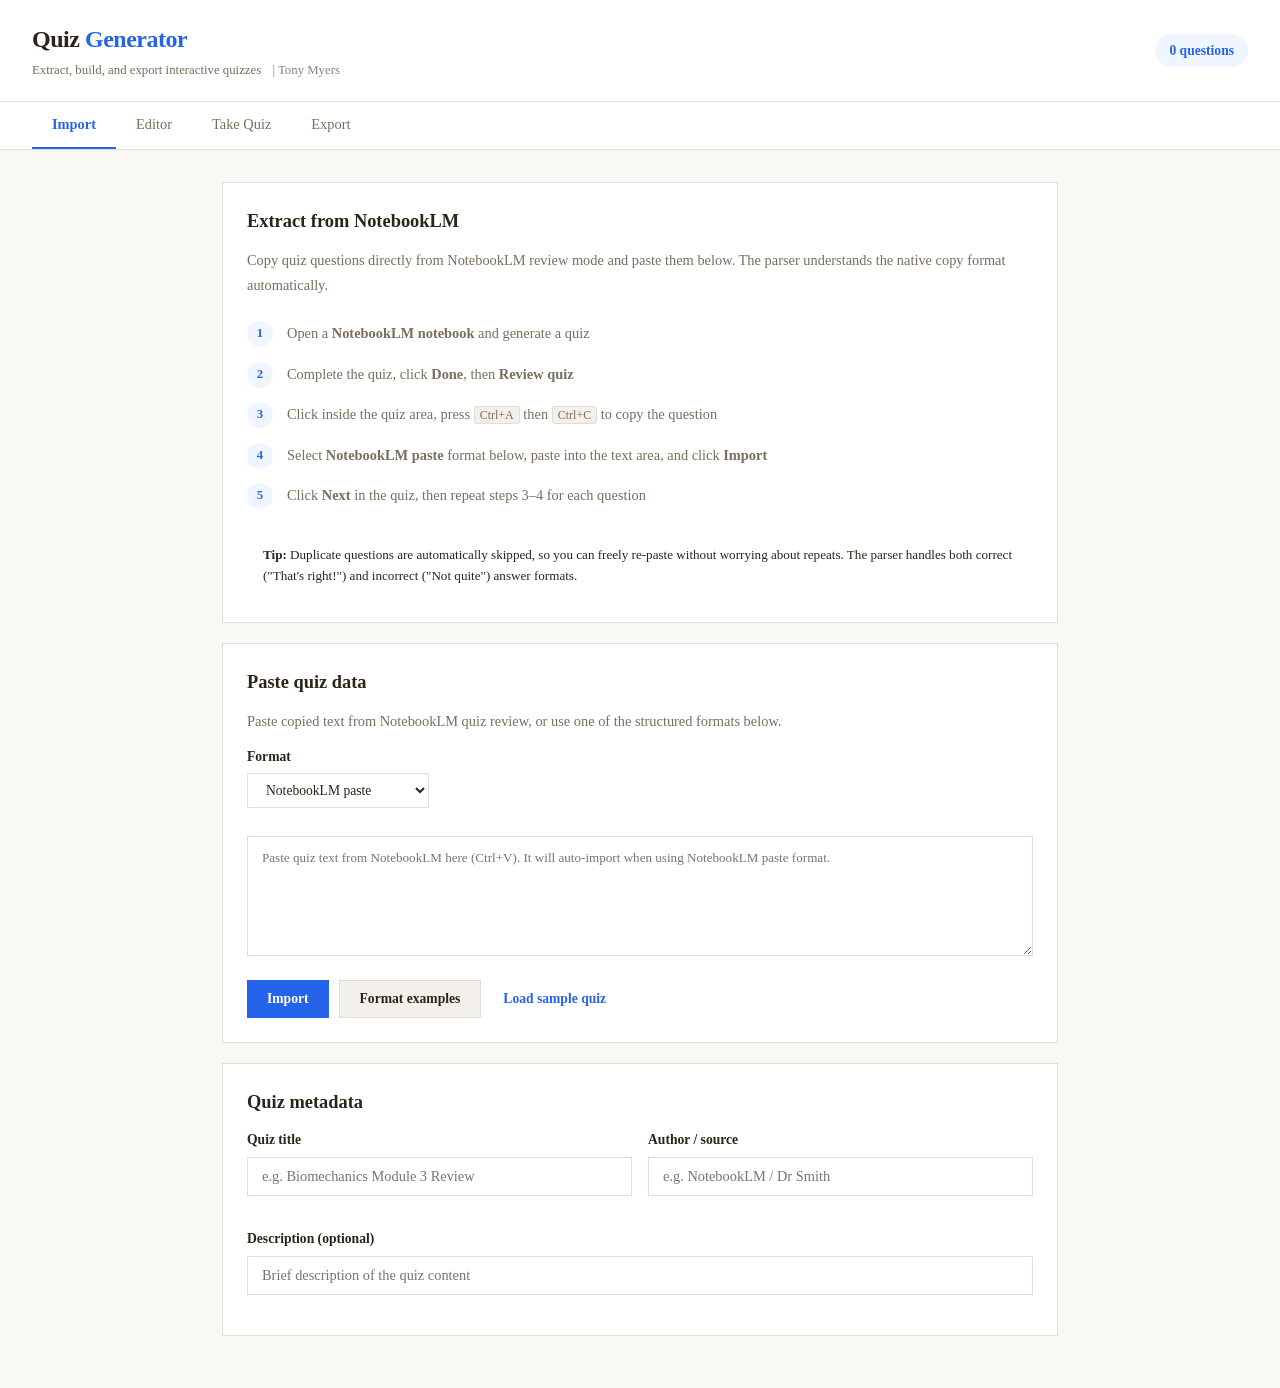
<file: quiz-tool.html>
<!DOCTYPE html>
<html lang="en">
<head>
<meta charset="UTF-8">
<meta name="viewport" content="width=device-width, initial-scale=1.0">
<title>NotebookLM Quiz Generator</title>
<style>
  @import url('https://fonts.googleapis.com/css2?family=Source+Serif+4:opsz,wght@8..60,400;8..60,600;8..60,700&family=DM+Sans:wght@400;500;600;700&family=JetBrains+Mono:wght@400;500&display=swap');

  :root {
    --bg: #faf8f5;
    --surface: #ffffff;
    --surface-alt: #f3f0eb;
    --border: #e2ddd5;
    --border-focus: #8b7355;
    --text: #2c2418;
    --text-muted: #7a6e5d;
    --text-light: #a89b88;
    --accent: #2563eb;       /* Updated to primary blue */
    --accent-hover: #1d4ed8; /* Updated to darker blue */
    --accent-light: #eff6ff; /* Updated to very light blue */
    --correct: #2d7d46;

  *, *::before, *::after { box-sizing: border-box; margin: 0; padding: 0; }

  body {
    font-family: var(--sans);
    background: var(--bg);
    color: var(--text);
    line-height: 1.6;
    min-height: 100vh;
  }

  /* ── Header ── */
  .app-header {
    background: var(--surface);
    border-bottom: 1px solid var(--border);
    padding: 20px 32px;
    display: flex;
    align-items: center;
    justify-content: space-between;
    position: sticky;
    top: 0;
    z-index: 100;
    box-shadow: var(--shadow-sm);
  }
  .app-title {
    font-family: var(--serif);
    font-size: 1.5rem;
    font-weight: 700;
    color: var(--text);
    letter-spacing: -0.02em;
  }
  .app-title span { color: var(--accent); }
  .app-subtitle {
    font-size: 0.8rem;
    color: var(--text-muted);
    margin-top: 2px;
  }
  .question-count-badge {
    background: var(--accent-light);
    color: var(--accent);
    font-weight: 600;
    font-size: 0.85rem;
    padding: 6px 14px;
    border-radius: 20px;
    font-variant-numeric: tabular-nums;
  }

  /* ── Tabs ── */
  .tab-bar {
    display: flex;
    gap: 0;
    background: var(--surface);
    border-bottom: 1px solid var(--border);
    padding: 0 32px;
  }
  .tab-btn {
    font-family: var(--sans);
    font-size: 0.9rem;
    font-weight: 500;
    color: var(--text-muted);
    background: none;
    border: none;
    padding: 14px 20px;
    cursor: pointer;
    border-bottom: 2px solid transparent;
    transition: all var(--transition);
    position: relative;
  }
  .tab-btn:hover { color: var(--text); }
  .tab-btn.active {
    color: var(--accent);
    border-bottom-color: var(--accent);
    font-weight: 600;
  }

  /* ── Main content ── */
  .main-content {
    max-width: 900px;
    margin: 0 auto;
    padding: 32px;
  }
  .tab-panel { display: none; }
  .tab-panel.active { display: block; }

  /* ── Cards ── */
  .card {
    background: var(--surface);
    border: 1px solid var(--border);
    border-radius: var(--radius);
    padding: 24px;
    margin-bottom: 20px;
    box-shadow: var(--shadow-sm);
  }
  .card-title {
    font-family: var(--serif);
    font-size: 1.15rem;
    font-weight: 600;
    margin-bottom: 12px;
    color: var(--text);
  }
  .card p, .card li {
    font-size: 0.9rem;
    color: var(--text-muted);
    line-height: 1.7;
  }

  /* ── Form elements ── */
  label {
    display: block;
    font-size: 0.85rem;
    font-weight: 600;
    color: var(--text);
    margin-bottom: 6px;
  }
  input[type="text"], textarea, select {
    font-family: var(--sans);
    font-size: 0.9rem;
    width: 100%;
    padding: 10px 14px;
    border: 1px solid var(--border);
    border-radius: var(--radius);
    background: var(--surface);
    color: var(--text);
    transition: border-color var(--transition);
    outline: none;
  }
  input[type="text"]:focus, textarea:focus, select:focus {
    border-color: var(--border-focus);
    box-shadow: 0 0 0 3px rgba(139,115,85,0.1);
  }
  textarea {
    font-family: var(--mono);
    font-size: 0.82rem;
    line-height: 1.6;
    resize: vertical;
    min-height: 120px;
  }
  .input-row {
    display: grid;
    grid-template-columns: 1fr 1fr;
    gap: 16px;
    margin-bottom: 16px;
  }
  .input-group { margin-bottom: 16px; }

  /* ── Buttons ── */
  .btn {
    font-family: var(--sans);
    font-size: 0.85rem;
    font-weight: 600;
    padding: 10px 20px;
    border-radius: var(--radius);
    border: none;
    cursor: pointer;
    transition: all var(--transition);
    display: inline-flex;
    align-items: center;
    gap: 6px;
  }
  .btn-primary {
    background: var(--accent);
    color: #fff;
  }
  .btn-primary:hover { background: var(--accent-hover); }
  .btn-secondary {
    background: var(--surface-alt);
    color: var(--text);
    border: 1px solid var(--border);
  }
  .btn-secondary:hover {
    background: var(--border);
  }
  .btn-ghost {
    background: none;
    color: var(--accent);
    padding: 8px 12px;
  }
  .btn-ghost:hover { background: var(--accent-light); }
  .btn-danger {
    background: none;
    color: var(--incorrect);
    padding: 8px 12px;
  }
  .btn-danger:hover { background: var(--incorrect-bg); }
  .btn-sm { font-size: 0.8rem; padding: 6px 12px; }
  .btn-row { display: flex; gap: 10px; flex-wrap: wrap; margin-top: 16px; }

  /* ── Bookmarklet ── */
  .bookmarklet-link {
    display: inline-block;
    background: var(--accent);
    color: #fff;
    font-family: var(--sans);
    font-weight: 600;
    font-size: 0.9rem;
    padding: 12px 24px;
    border-radius: var(--radius);
    text-decoration: none;
    cursor: grab;
    box-shadow: var(--shadow-md);
    transition: all var(--transition);
    user-select: none;
  }
  .bookmarklet-link:hover {
    background: var(--accent-hover);
    box-shadow: var(--shadow-lg);
    transform: translateY(-1px);
  }
  .steps-list {
    counter-reset: steps;
    list-style: none;
    margin: 16px 0;
  }
  .steps-list li {
    counter-increment: steps;
    padding: 8px 0 8px 40px;
    position: relative;
  }
  .steps-list li::before {
    content: counter(steps);
    position: absolute;
    left: 0;
    top: 8px;
    width: 26px;
    height: 26px;
    background: var(--accent-light);
    color: var(--accent);
    border-radius: 50%;
    font-size: 0.8rem;
    font-weight: 700;
    display: flex;
    align-items: center;
    justify-content: center;
  }

  /* ── Question list (Editor) ── */
  .question-item {
    background: var(--surface);
    border: 1px solid var(--border);
    border-radius: var(--radius);
    padding: 20px;
    margin-bottom: 12px;
    transition: all var(--transition);
    position: relative;
  }
  .question-item:hover {
    box-shadow: var(--shadow-md);
    border-color: var(--border-focus);
  }
   .question-item.editing {
    border-color: var(--accent);
    box-shadow: 0 0 0 3px rgba(37,99,235,0.12);

  }
  .q-header {
    display: flex;
    align-items: flex-start;
    justify-content: space-between;
    gap: 12px;
    margin-bottom: 10px;
  }
  .q-number {
    font-family: var(--mono);
    font-size: 0.75rem;
    font-weight: 500;
    color: var(--text-light);
    background: var(--surface-alt);
    padding: 3px 8px;
    border-radius: 4px;
    flex-shrink: 0;
  }
  .q-text {
    font-family: var(--serif);
    font-size: 1rem;
    font-weight: 600;
    flex: 1;
    line-height: 1.5;
  }
  .q-actions {
    display: flex;
    gap: 4px;
    flex-shrink: 0;
  }
  .q-options {
    display: grid;
    grid-template-columns: 1fr 1fr;
    gap: 8px;
    margin-top: 10px;
  }
  .q-option {
    font-size: 0.85rem;
    padding: 8px 12px;
    border-radius: 4px;
    background: var(--surface-alt);
    color: var(--text-muted);
  }
  .q-option.correct {
    background: var(--correct-bg);
    color: var(--correct);
    font-weight: 600;
    border-left: 3px solid var(--correct);
  }
  .q-explanation {
    font-size: 0.82rem;
    color: var(--text-muted);
    margin-top: 10px;
    padding-top: 10px;
    border-top: 1px dashed var(--border);
    font-style: italic;
  }

  /* ── Edit form overlay ── */
  .edit-form {
    margin-top: 16px;
    padding-top: 16px;
    border-top: 1px solid var(--border);
  }
  .option-edit-row {
    display: flex;
    align-items: center;
    gap: 10px;
    margin-bottom: 8px;
  }
  .option-edit-row input[type="text"] { flex: 1; }
  .option-edit-row input[type="radio"] { flex-shrink: 0; }
  .radio-label {
    font-size: 0.8rem;
    color: var(--text-muted);
    flex-shrink: 0;
    width: 55px;
  }

  /* ── Quiz mode ── */
  .quiz-controls {
    display: flex;
    gap: 12px;
    align-items: center;
    flex-wrap: wrap;
    margin-bottom: 24px;
  }
  .mode-select {
    font-family: var(--sans);
    padding: 8px 14px;
    border: 1px solid var(--border);
    border-radius: var(--radius);
    font-size: 0.85rem;
    background: var(--surface);
    cursor: pointer;
  }
  .quiz-progress {
    font-size: 0.85rem;
    color: var(--text-muted);
    margin-left: auto;
    font-variant-numeric: tabular-nums;
  }
  .quiz-progress-bar {
    width: 100%;
    height: 4px;
    background: var(--surface-alt);
    border-radius: 2px;
    margin-bottom: 24px;
    overflow: hidden;
  }
  .quiz-progress-fill {
    height: 100%;
    background: var(--accent);
    border-radius: 2px;
    transition: width 0.4s ease;
  }

  .quiz-slide {
    background: var(--surface);
    border: 1px solid var(--border);
    border-radius: var(--radius);
    padding: 32px;
    box-shadow: var(--shadow-md);
    min-height: 300px;
    display: flex;
    flex-direction: column;
  }
  .quiz-question-text {
    font-family: var(--serif);
    font-size: 1.2rem;
    font-weight: 600;
    line-height: 1.5;
    margin-bottom: 24px;
  }
  .quiz-options { display: flex; flex-direction: column; gap: 10px; flex: 1; }
  .quiz-option-btn {
    font-family: var(--sans);
    font-size: 0.95rem;
    text-align: left;
    padding: 14px 18px;
    border: 2px solid var(--border);
    border-radius: var(--radius);
    background: var(--surface);
    cursor: pointer;
    transition: all var(--transition);
    display: flex;
    align-items: flex-start;
    gap: 12px;
    line-height: 1.5;
  }
  .quiz-option-btn:hover:not(.disabled) {
    border-color: var(--border-focus);
    background: var(--surface-alt);
  }
  .quiz-option-btn .option-letter {
    font-weight: 700;
    font-size: 0.85rem;
    color: var(--text-muted);
    flex-shrink: 0;
    width: 24px;
    height: 24px;
    border-radius: 50%;
    background: var(--surface-alt);
    display: flex;
    align-items: center;
    justify-content: center;
  }
  .quiz-option-btn.selected {
    border-color: var(--accent);
    background: var(--accent-light);
  }
  .quiz-option-btn.selected .option-letter {
    background: var(--accent);
    color: #fff;
  }
  .quiz-option-btn.correct-reveal {
    border-color: var(--correct);
    background: var(--correct-bg);
  }
  .quiz-option-btn.correct-reveal .option-letter {
    background: var(--correct);
    color: #fff;
  }
  .quiz-option-btn.incorrect-reveal {
    border-color: var(--incorrect);
    background: var(--incorrect-bg);
  }
  .quiz-option-btn.incorrect-reveal .option-letter {
    background: var(--incorrect);
    color: #fff;
  }
  .quiz-option-btn.disabled { cursor: default; opacity: 0.85; }

  .quiz-feedback {
    margin-top: 16px;
    padding: 16px;
    border-radius: var(--radius);
    font-size: 0.9rem;
    line-height: 1.6;
    display: none;
  }
  .quiz-feedback.show { display: block; }
  .quiz-feedback.correct-fb {
    background: var(--correct-bg);
    border: 1px solid var(--correct);
    color: var(--correct);
  }
  .quiz-feedback.incorrect-fb {
    background: var(--incorrect-bg);
    border: 1px solid var(--incorrect);
    color: var(--incorrect);
  }
  .quiz-nav {
    display: flex;
    justify-content: space-between;
    margin-top: 20px;
    gap: 12px;
  }

  /* ── Results ── */
  .results-card {
    text-align: center;
    padding: 48px 32px;
  }
  .results-score {
    font-family: var(--serif);
    font-size: 3.5rem;
    font-weight: 700;
    color: var(--accent);
    line-height: 1;
    margin-bottom: 8px;
  }
  .results-label {
    font-size: 1rem;
    color: var(--text-muted);
    margin-bottom: 24px;
  }
  .results-breakdown {
    display: flex;
    justify-content: center;
    gap: 32px;
    margin-bottom: 32px;
  }
  .results-stat {
    text-align: center;
  }
  .results-stat-num {
    font-family: var(--mono);
    font-size: 1.5rem;
    font-weight: 700;
  }
  .results-stat-label {
    font-size: 0.8rem;
    color: var(--text-muted);
  }
  .results-stat-num.correct-c { color: var(--correct); }
  .results-stat-num.incorrect-c { color: var(--incorrect); }

  /* ── Review list ── */
  .review-item {
    text-align: left;
    padding: 20px;
    border: 1px solid var(--border);
    border-radius: var(--radius);
    margin-bottom: 12px;
  }
  .review-item.was-correct { border-left: 4px solid var(--correct); }
  .review-item.was-incorrect { border-left: 4px solid var(--incorrect); }
  .review-q {
    font-family: var(--serif);
    font-weight: 600;
    margin-bottom: 8px;
  }
  .review-answer {
    font-size: 0.85rem;
    color: var(--text-muted);
  }
  .review-answer strong { color: var(--text); }

  /* ── Export ── */
  .export-grid {
    display: grid;
    grid-template-columns: 1fr 1fr;
    gap: 16px;
  }
  .export-card {
    background: var(--surface);
    border: 1px solid var(--border);
    border-radius: var(--radius);
    padding: 20px;
    cursor: pointer;
    transition: all var(--transition);
  }
  .export-card:hover {
    box-shadow: var(--shadow-md);
    border-color: var(--border-focus);
    transform: translateY(-1px);
  }
  .export-card-title {
    font-weight: 700;
    font-size: 0.95rem;
    margin-bottom: 4px;
  }
  .export-card-desc {
    font-size: 0.82rem;
    color: var(--text-muted);
  }
  .export-card-icon {
    font-size: 1.6rem;
    margin-bottom: 8px;
  }

  /* ── Empty state ── */
  .empty-state {
    text-align: center;
    padding: 48px 24px;
    color: var(--text-muted);
  }
  .empty-state-icon {
    font-size: 3rem;
    margin-bottom: 12px;
    opacity: 0.5;
  }
  .empty-state p { font-size: 0.95rem; }

  /* ── Tip box ── */
  .tip {
    background: var(--highlight-bg);
    border: 1px solid var(--highlight);
    border-radius: var(--radius);
    padding: 12px 16px;
    font-size: 0.82rem;
    color: var(--text);
    margin-top: 16px;
  }
  .tip strong { color: var(--text); }

  /* ── Notification toast ── */
  .toast {
    position: fixed;
    bottom: 24px;
    right: 24px;
    background: var(--text);
    color: #fff;
    padding: 12px 20px;
    border-radius: var(--radius);
    font-size: 0.85rem;
    font-weight: 500;
    box-shadow: var(--shadow-lg);
    z-index: 999;
    opacity: 0;
    transform: translateY(12px);
    transition: all 0.3s ease;
    pointer-events: none;
  }
  .toast.show {
    opacity: 1;
    transform: translateY(0);
  }

  /* ── Drag reorder ── */
  .question-item.dragging {
    opacity: 0.4;
  }
  .question-item.drag-over {
    border-top: 3px solid var(--accent);
  }
  .drag-handle {
    cursor: grab;
    color: var(--text-light);
    font-size: 1rem;
    padding: 2px 4px;
    user-select: none;
  }
  .drag-handle:active { cursor: grabbing; }

  /* ── Responsive ── */
  @media (max-width: 640px) {
    .app-header { padding: 16px; }
    .tab-bar { padding: 0 16px; overflow-x: auto; }
    .tab-btn { padding: 12px 14px; font-size: 0.82rem; white-space: nowrap; }
    .main-content { padding: 16px; }
    .input-row { grid-template-columns: 1fr; }
    .q-options { grid-template-columns: 1fr; }
    .export-grid { grid-template-columns: 1fr; }
    .results-breakdown { gap: 20px; }
  }
</style>
</head>
<body>

<header class="app-header">
  <div>
    <div class="app-title">Quiz <span>Generator</span></div>
    <div class="app-subtitle">Extract, build, and export interactive quizzes <span style="color: #808080; margin-left: 8px;">| Tony Myers</span></div>
  </div>
  <div class="question-count-badge" id="questionCountBadge">0 questions</div>
</header>

<nav class="tab-bar">
  <button class="tab-btn active" onclick="switchTab('import')">Import</button>
  <button class="tab-btn" onclick="switchTab('editor')">Editor</button>
  <button class="tab-btn" onclick="switchTab('quiz')">Take Quiz</button>
  <button class="tab-btn" onclick="switchTab('export')">Export</button>
</nav>

<main class="main-content">

  <!-- ═══════════ IMPORT TAB ═══════════ -->
  <div class="tab-panel active" id="panel-import">

    <div class="card">
      <div class="card-title">Extract from NotebookLM</div>
      <p style="margin-bottom:14px;">Copy quiz questions directly from NotebookLM review mode and paste them below. The parser understands the native copy format automatically.</p>
      <ol class="steps-list">
        <li>Open a <strong>NotebookLM notebook</strong> and generate a quiz</li>
        <li>Complete the quiz, click <strong>Done</strong>, then <strong>Review quiz</strong></li>
        <li>Click inside the quiz area, press <kbd style="background:var(--surface-alt);border:1px solid var(--border);border-radius:3px;padding:1px 5px;font-family:var(--mono);font-size:0.75rem;">Ctrl+A</kbd> then <kbd style="background:var(--surface-alt);border:1px solid var(--border);border-radius:3px;padding:1px 5px;font-family:var(--mono);font-size:0.75rem;">Ctrl+C</kbd> to copy the question</li>
        <li>Select <strong>NotebookLM paste</strong> format below, paste into the text area, and click <strong>Import</strong></li>
        <li>Click <strong>Next</strong> in the quiz, then repeat steps 3–4 for each question</li>
      </ol>
      <div class="tip">
        <strong>Tip:</strong> Duplicate questions are automatically skipped, so you can freely re-paste without worrying about repeats. The parser handles both correct ("That's right!") and incorrect ("Not quite") answer formats.
      </div>
    </div>

    <div class="card">
      <div class="card-title">Paste quiz data</div>
      <p style="margin-bottom:12px;">Paste copied text from NotebookLM quiz review, or use one of the structured formats below.</p>
      <div class="input-group">
        <label for="importFormat">Format</label>
        <select id="importFormat" class="mode-select" style="width:auto;margin-bottom:12px;">
          <option value="nlm">NotebookLM paste</option>
          <option value="json">JSON (structured)</option>
          <option value="aiken">Aiken format</option>
          <option value="gift">GIFT format</option>
          <option value="text">Plain text (see template)</option>
        </select>
      </div>
      <textarea id="importData" placeholder="Paste quiz text from NotebookLM here (Ctrl+V). It will auto-import when using NotebookLM paste format."></textarea>
      <div class="btn-row">
        <button class="btn btn-primary" onclick="importQuiz()">Import</button>
        <button class="btn btn-secondary" onclick="showFormatHelp()">Format examples</button>
        <button class="btn btn-ghost" onclick="loadSampleQuiz()">Load sample quiz</button>
      </div>
      <div id="formatHelp" style="display:none;margin-top:16px;">
        <div class="card" style="background:var(--surface-alt);border:none;box-shadow:none;">
          <pre style="font-family:var(--mono);font-size:0.78rem;white-space:pre-wrap;color:var(--text-muted);" id="formatHelpText"></pre>
        </div>
      </div>
    </div>

    <div class="card">
      <div class="card-title">Quiz metadata</div>
      <div class="input-row">
        <div class="input-group">
          <label for="quizTitle">Quiz title</label>
          <input type="text" id="quizTitle" placeholder="e.g. Biomechanics Module 3 Review">
        </div>
        <div class="input-group">
          <label for="quizAuthor">Author / source</label>
          <input type="text" id="quizAuthor" placeholder="e.g. NotebookLM / Dr Smith">
        </div>
      </div>
      <div class="input-group">
        <label for="quizDescription">Description (optional)</label>
        <input type="text" id="quizDescription" placeholder="Brief description of the quiz content">
      </div>
    </div>
  </div>

  <!-- ═══════════ EDITOR TAB ═══════════ -->
  <div class="tab-panel" id="panel-editor">

    <div style="display:flex;justify-content:space-between;align-items:center;margin-bottom:20px;">
      <h2 style="font-family:var(--serif);font-size:1.3rem;font-weight:700;">Questions</h2>
      <div style="display:flex;gap:8px;">
        <button class="btn btn-secondary btn-sm" onclick="clearAllQuestions()">Clear all</button>
        <button class="btn btn-primary btn-sm" onclick="addNewQuestion()">+ Add question</button>
      </div>
    </div>

    <div id="questionList"></div>

    <div id="emptyEditor" class="empty-state">
      <div class="empty-state-icon">📝</div>
      <p>No questions yet. Import a quiz or add questions manually.</p>
    </div>
  </div>

  <!-- ═══════════ QUIZ TAB ═══════════ -->
  <div class="tab-panel" id="panel-quiz">

    <div class="quiz-controls">
      <select class="mode-select" id="quizMode" onchange="resetQuiz()">
        <option value="test">Test mode (score at end)</option>
        <option value="study">Study mode (instant feedback)</option>
      </select>
      <label style="display:inline-flex;align-items:center;gap:6px;font-size:0.85rem;cursor:pointer;margin:0;">
        <input type="checkbox" id="shuffleToggle" onchange="resetQuiz()"> Shuffle questions
      </label>
      <span class="quiz-progress" id="quizProgress"></span>
    </div>
    <div class="quiz-progress-bar"><div class="quiz-progress-fill" id="quizProgressFill"></div></div>

    <div id="quizArea"></div>
    <div id="quizEmpty" class="empty-state">
      <div class="empty-state-icon">🎯</div>
      <p>Add some questions first, then come here to take the quiz.</p>
    </div>
  </div>

  <!-- ═══════════ EXPORT TAB ═══════════ -->
  <div class="tab-panel" id="panel-export">

    <h2 style="font-family:var(--serif);font-size:1.3rem;font-weight:700;margin-bottom:20px;">Export &amp; Download</h2>

    <div class="export-grid">
      <div class="export-card" onclick="exportStandaloneHTML()">
        <div class="export-card-icon">🌐</div>
        <div class="export-card-title">Standalone HTML Quiz</div>
        <div class="export-card-desc">Interactive, self-contained quiz file that works offline in any browser</div>
      </div>
      <div class="export-card" onclick="exportMoodleXML()">
        <div class="export-card-icon">🎓</div>
        <div class="export-card-title">Moodle XML</div>
        <div class="export-card-desc">Import directly into Moodle question bank</div>
      </div>
      <div class="export-card" onclick="exportAiken()">
        <div class="export-card-icon">📄</div>
        <div class="export-card-title">Aiken format</div>
        <div class="export-card-desc">Simple text format for Moodle and other LMS platforms</div>
      </div>
      <div class="export-card" onclick="exportCSV()">
        <div class="export-card-icon">📊</div>
        <div class="export-card-title">CSV</div>
        <div class="export-card-desc">Spreadsheet-compatible with question, options, answer, explanation</div>
      </div>
      <div class="export-card" onclick="exportJSON()">
        <div class="export-card-icon">{ }</div>
        <div class="export-card-title">JSON</div>
        <div class="export-card-desc">Raw structured data for custom integrations</div>
      </div>
      <div class="export-card" onclick="exportGIFT()">
        <div class="export-card-icon">🎁</div>
        <div class="export-card-title">GIFT format</div>
        <div class="export-card-desc">Moodle GIFT format for bulk question import</div>
      </div>
    </div>

    <div id="exportEmpty" class="empty-state" style="margin-top:20px;">
      <p>Add questions to enable export options.</p>
    </div>
  </div>
</main>

<div class="toast" id="toast"></div>

<script>
// ═══════════════════════════════════════════════════════
//  STATE
// ═══════════════════════════════════════════════════════
let questions = [];
let quizState = { index: 0, answers: [], order: [], revealed: false };

// ═══════════════════════════════════════════════════════
//  BOOKMARKLET
// ═══════════════════════════════════════════════════════
function buildBookmarklet() {
  const code = `(function(){
    try {
      var qs = [];
      /* Try to read quiz slides from NotebookLM DOM */
      /* NotebookLM renders quizzes as a slide-based component */
      /* We look for quiz question containers and extract text + options */
      var slides = document.querySelectorAll('.quiz-question, [data-question-index], .question-slide');
      if (slides.length === 0) {
        /* Fallback: try the known quiz panel structure */
        var panel = document.querySelector('.quiz-panel, .studio-quiz, [class*="quiz"]');
        if (panel) {
          slides = panel.querySelectorAll('[class*="question"]');
        }
      }
      if (slides.length === 0) {
        /* Broader fallback: find question text and radio/option groups */
        var allText = document.querySelectorAll('.question-text, .quiz-question-text, [class*="questionText"]');
        if (allText.length > 0) {
          allText.forEach(function(qt, i) {
            var q = {question: qt.textContent.trim(), options: [], correctIndex: -1, explanation: ''};
            var parent = qt.closest('[class*="question"], [class*="slide"], [class*="card"]') || qt.parentElement;
            if (parent) {
              var opts = parent.querySelectorAll('[class*="option"], [class*="answer"], [class*="choice"], label, .radio-option');
              opts.forEach(function(o, j) {
                var text = o.textContent.trim();
                if (text && text !== q.question) {
                  q.options.push(text);
                  if (o.classList.contains('correct') || o.classList.contains('selected-correct') ||
                      o.querySelector('[class*="correct"]') || o.getAttribute('data-correct') === 'true' ||
                      o.querySelector('input:checked')) {
                    q.correctIndex = q.options.length - 1;
                  }
                }
              });
              var expl = parent.querySelector('[class*="explanation"], [class*="feedback"], [class*="rationale"]');
              if (expl) q.explanation = expl.textContent.trim();
            }
            if (q.options.length >= 2) qs.push(q);
          });
        }
      } else {
        slides.forEach(function(slide) {
          var qEl = slide.querySelector('.question-text, [class*="questionText"], h2, h3, p:first-of-type');
          if (!qEl) return;
          var q = {question: qEl.textContent.trim(), options: [], correctIndex: -1, explanation: ''};
          var opts = slide.querySelectorAll('[class*="option"], [class*="answer"], [class*="choice"], label');
          opts.forEach(function(o, j) {
            var text = o.textContent.trim();
            if (text && text !== q.question) {
              q.options.push(text);
              if (o.classList.contains('correct') || o.querySelector('[class*="correct"]') ||
                  o.getAttribute('data-correct') === 'true') {
                q.correctIndex = q.options.length - 1;
              }
            }
          });
          var expl = slide.querySelector('[class*="explanation"], [class*="feedback"]');
          if (expl) q.explanation = expl.textContent.trim();
          if (q.options.length >= 2) qs.push(q);
        });
      }
      if (qs.length === 0) {
        alert('Could not find quiz questions on this page.\\n\\nMake sure a quiz is open and visible in NotebookLM. If the DOM structure has changed, you may need to use a Chrome extension like NotebookLM ExportKit instead and paste the exported data.');
        return;
      }
      var json = JSON.stringify(qs, null, 2);
      navigator.clipboard.writeText(json).then(function() {
        alert('Extracted ' + qs.length + ' questions. Paste into the Quiz Generator import area.');
      });
    } catch(e) {
      alert('Error extracting quiz: ' + e.message);
    }
  })();`;
  const el = document.getElementById('bookmarkletLink');
  el.href = 'javascript:' + encodeURIComponent(code);
}

// ═══════════════════════════════════════════════════════
//  TAB NAVIGATION
// ═══════════════════════════════════════════════════════
function switchTab(name) {
  document.querySelectorAll('.tab-btn').forEach(b => b.classList.remove('active'));
  document.querySelectorAll('.tab-panel').forEach(p => p.classList.remove('active'));
  document.getElementById('panel-' + name).classList.add('active');
  event.target.classList.add('active');
  if (name === 'editor') renderEditor();
  if (name === 'quiz') resetQuiz();
  if (name === 'export') updateExportState();
}

// ═══════════════════════════════════════════════════════
//  IMPORT / PARSING
// ═══════════════════════════════════════════════════════
function importQuiz() {
  const raw = document.getElementById('importData').value.trim();
  if (!raw) { showToast('Nothing to import'); return; }
  const fmt = document.getElementById('importFormat').value;
  let parsed = [];
  try {
    switch (fmt) {
      case 'nlm': parsed = parseNotebookLMPaste(raw); break;
      case 'json': parsed = parseJSON(raw); break;
      case 'aiken': parsed = parseAiken(raw); break;
      case 'gift': parsed = parseGIFT(raw); break;
      case 'text': parsed = parsePlainText(raw); break;
    }
  } catch (e) {
    showToast('Parse error: ' + e.message);
    return;
  }
  if (parsed.length === 0) {
    showToast('No valid questions found. Check the format.');
    return;
  }
  // Deduplicate against existing questions (especially useful for NLM paste)
  let added = 0;
  let skipped = 0;
  for (const q of parsed) {
    const key = q.question.substring(0, 60);
    const isDupe = questions.some(existing => existing.question.substring(0, 60) === key);
    if (isDupe) {
      skipped++;
    } else {
      questions.push(q);
      added++;
    }
  }
  updateBadge();
  if (added > 0 && skipped > 0) {
    showToast('Imported ' + added + ' question' + (added !== 1 ? 's' : '') + ' (' + skipped + ' duplicate' + (skipped !== 1 ? 's' : '') + ' skipped)');
  } else if (added > 0) {
    showToast('Imported ' + added + ' question' + (added !== 1 ? 's' : ''));
  } else {
    showToast('All ' + skipped + ' question(s) already imported');
  }
  document.getElementById('importData').value = '';
}

function parseNotebookLMPaste(raw) {
  // Split pasted text into individual question blocks at "N / M" markers
  const lines = raw.split(/\n/);
  const blocks = [];
  let current = [];

  for (const line of lines) {
    const trimmed = line.trim();
    if (/^\d+\s*\/\s*\d+$/.test(trimmed) && current.length > 0) {
      const hasSubstance = current.some(l => l.trim().length > 3 && !/^\d+\s*\/\s*\d+$/.test(l.trim()));
      if (hasSubstance) blocks.push(current.join('\n'));
      current = [line];
    } else {
      current.push(line);
    }
  }
  if (current.length > 0) {
    const hasSubstance = current.some(l => l.trim().length > 3 && !/^\d+\s*\/\s*\d+$/.test(l.trim()));
    if (hasSubstance) blocks.push(current.join('\n'));
  }

  // If no "N / M" marker found, treat entire text as one block
  if (blocks.length === 0 && raw.trim().length > 20) {
    blocks.push(raw);
  }

  const results = [];
  for (const block of blocks) {
    const q = parseNLMBlock(block);
    if (q) results.push(q);
  }

  // If NLM parse finds nothing, try JSON in case the user pasted JSON with this format selected
  if (results.length === 0) {
    try {
      return parseJSON(raw);
    } catch(e) { /* not JSON either */ }
  }

  return results;
}

function parseNLMBlock(text) {
  if (!text || text.trim().length < 20) return null;
  const lines = text.split(/\n/).map(l => l.trim()).filter(l => l.length > 0);

  const skip = new Set([
    'Next', 'Previous', 'Done', 'Hint', 'Explain', 'Finish review',
    'Good content', 'Bad content', 'AI Quiz',
    'Right answer', 'Right answer(skipped)',
    "That's right!", "That\u2019s right!",
    'Not quite', 'Not quite!', 'Review quiz', 'Retake quiz',
    'Good content Bad content'
  ]);
  const correctMarkers = new Set([
    "That's right!", "That\u2019s right!",
    'Right answer', 'Right answer(skipped)'
  ]);
  const wrongMarkers = new Set(['Not quite', 'Not quite!']);

  let question = '';
  let options = [];
  let correctIndex = -1;
  let explanation = '';
  let pendingLetter = null;
  let lastMarkerWasCorrect = false;
  let lastMarkerWasWrong = false;

  for (let i = 0; i < lines.length; i++) {
    const line = lines[i];

    // Skip question number (e.g. "1 / 12")
    if (/^\d+\s*\/\s*\d+$/.test(line)) continue;
    // Skip "Based on N sources"
    if (/^Based on \d+ source/.test(line)) continue;

    // Handle skip/marker items
    if (skip.has(line)) {
      if (correctMarkers.has(line)) {
        lastMarkerWasCorrect = true;
        lastMarkerWasWrong = false;
        if (options.length > 0) correctIndex = options.length - 1;
      } else if (wrongMarkers.has(line)) {
        lastMarkerWasWrong = true;
        lastMarkerWasCorrect = false;
      }
      continue;
    }

    if (line.length < 2) continue;

    // Option letter on its own line: "A." or "B."
    if (/^[A-F]\.$/.test(line)) {
      pendingLetter = line.charAt(0);
      lastMarkerWasCorrect = false;
      lastMarkerWasWrong = false;
      continue;
    }

    // Option letter with text on same line: "A.  Some text"
    const sameLineMatch = line.match(/^([A-F])\.\s+(.+)/s);
    if (sameLineMatch) {
      options.push({ letter: sameLineMatch[1], text: sameLineMatch[2] });
      pendingLetter = null;
      lastMarkerWasCorrect = false;
      lastMarkerWasWrong = false;
      continue;
    }

    // Text following a pending option letter
    if (pendingLetter) {
      options.push({ letter: pendingLetter, text: line });
      pendingLetter = null;
      lastMarkerWasCorrect = false;
      lastMarkerWasWrong = false;
      continue;
    }

    // Explanation: appears after a correct-answer or wrong-answer marker
    if ((lastMarkerWasCorrect || lastMarkerWasWrong) && line.length > 10 &&
        !/^[A-F]\.$/.test(line) && !/^[A-F]\.\s/.test(line) &&
        !/^\d+\s*\/\s*\d+$/.test(line)) {
      if (lastMarkerWasCorrect) explanation = line;
      lastMarkerWasCorrect = false;
      lastMarkerWasWrong = false;
      continue;
    }

    // Question text: first substantial line before any options
    if (!question && line.length > 10 && options.length === 0) {
      question = line;
      continue;
    }

    // Multi-line question continuation
    if (question && options.length === 0 && line.length > 5 &&
        !/^[A-F]\.$/.test(line) && !/^[A-F]\.\s/.test(line)) {
      question += ' ' + line;
      continue;
    }
  }

  if (!question || options.length < 2) return null;

  // Second pass for correct index if not found
  if (correctIndex === -1) {
    let optIdx = -1;
    for (const line of lines) {
      if (/^[A-F]\.$/.test(line) || /^[A-F]\.\s+/.test(line)) optIdx++;
      if (correctMarkers.has(line) && optIdx >= 0) correctIndex = optIdx;
    }
  }

  return {
    question,
    options: options.map(o => o.text),
    correctIndex,
    explanation
  };
}

function parseJSON(raw) {
  let data = JSON.parse(raw);
  if (!Array.isArray(data)) {
    if (data.questions) data = data.questions;
    else data = [data];
  }
  return data.map(q => ({
    question: q.question || q.text || q.q || '',
    options: q.options || q.answers || q.choices || [],
    correctIndex: (q.correctIndex !== undefined) ? q.correctIndex :
                  (q.correct_index !== undefined) ? q.correct_index :
                  (q.correctAnswer !== undefined) ? (typeof q.correctAnswer === 'number' ? q.correctAnswer :
                    (q.options || []).indexOf(q.correctAnswer)) : 0,
    explanation: q.explanation || q.feedback || q.rationale || ''
  })).filter(q => q.question && q.options.length >= 2);
}

function parseAiken(raw) {
  const blocks = raw.split(/\n\s*\n/).filter(b => b.trim());
  const result = [];
  for (const block of blocks) {
    const lines = block.split('\n').map(l => l.trim()).filter(Boolean);
    if (lines.length < 3) continue;
    const question = lines[0];
    const opts = [];
    let correctLetter = '';
    for (let i = 1; i < lines.length; i++) {
      const optMatch = lines[i].match(/^([A-Z])[.)]\s*(.+)/);
      if (optMatch) {
        opts.push(optMatch[2]);
      }
      const ansMatch = lines[i].match(/^ANSWER:\s*([A-Z])/i);
      if (ansMatch) correctLetter = ansMatch[1];
    }
    if (opts.length >= 2) {
      result.push({
        question,
        options: opts,
        correctIndex: correctLetter ? correctLetter.charCodeAt(0) - 65 : 0,
        explanation: ''
      });
    }
  }
  return result;
}

function parseGIFT(raw) {
  const result = [];
  const qBlocks = raw.split(/\n\s*\n/).filter(b => b.trim());
  for (const block of qBlocks) {
    const titleMatch = block.match(/^::(.*?)::\s*/);
    let body = titleMatch ? block.slice(titleMatch[0].length) : block;
    const braceMatch = body.match(/^(.*?)\{([\s\S]*?)\}/);
    if (!braceMatch) continue;
    const question = braceMatch[1].trim();
    const answersRaw = braceMatch[2];
    const opts = [];
    let correctIdx = 0;
    const optMatches = answersRaw.matchAll(/([=~])\s*(.*?)(?=\n[=~]|\n*$)/g);
    for (const m of optMatches) {
      opts.push(m[2].trim());
      if (m[1] === '=') correctIdx = opts.length - 1;
    }
    if (opts.length >= 2) {
      result.push({ question, options: opts, correctIndex: correctIdx, explanation: '' });
    }
  }
  return result;
}

function parsePlainText(raw) {
  const blocks = raw.split(/\n\s*\n/).filter(b => b.trim());
  const result = [];
  for (const block of blocks) {
    const lines = block.split('\n').map(l => l.trim()).filter(Boolean);
    if (lines.length < 3) continue;
    const question = lines[0].replace(/^\d+[.)]\s*/, '');
    const opts = [];
    let correctIdx = 0;
    let explanation = '';
    for (let i = 1; i < lines.length; i++) {
      const l = lines[i];
      if (l.toLowerCase().startsWith('explanation:') || l.toLowerCase().startsWith('feedback:')) {
        explanation = l.replace(/^(explanation|feedback):\s*/i, '');
        continue;
      }
      let text = l.replace(/^[A-Za-z][.)]\s*/, '').replace(/^\*\s*/, '');
      const isCorrect = l.startsWith('*') || l.includes('(correct)') || l.includes('[correct]');
      text = text.replace(/\s*\(correct\)\s*/i, '').replace(/\s*\[correct\]\s*/i, '');
      if (text) {
        if (isCorrect) correctIdx = opts.length;
        opts.push(text);
      }
    }
    if (opts.length >= 2) {
      result.push({ question, options: opts, correctIndex: correctIdx, explanation });
    }
  }
  return result;
}

function showFormatHelp() {
  const el = document.getElementById('formatHelp');
  el.style.display = el.style.display === 'none' ? 'block' : 'none';
  const fmt = document.getElementById('importFormat').value;
  const examples = {
    nlm: `1 / 10

Under the 'modified AI assessment rating scale', what is permitted at Level 3?
A.
Improving the clarity and quality of student-created work

Right answer
Level 3 allows AI to be used to enhance student-created content.
B.
Generating new content to fill gaps in an essay
C.
Using AI for brainstorming and creating the initial structure
D.
Collaborating with AI as a 'co-pilot' throughout the process

Not quite
Co-piloting represents Level 5 on the scale.
Explain

(Copy directly from the NotebookLM quiz review. Handles "That's right!", "Right answer", and "Not quite" markers.)`,
    json: `[
  {
    "question": "What is the powerhouse of the cell?",
    "options": ["Nucleus", "Mitochondria", "Ribosome", "Golgi apparatus"],
    "correctIndex": 1,
    "explanation": "Mitochondria generate most of the cell's ATP."
  }
]`,
    aiken: `What is the powerhouse of the cell?
A) Nucleus
B) Mitochondria
C) Ribosome
D) Golgi apparatus
ANSWER: B

What planet is closest to the Sun?
A) Venus
B) Earth
C) Mercury
D) Mars
ANSWER: C`,
    gift: `::Cell Biology:: What is the powerhouse of the cell? {
=Mitochondria
~Nucleus
~Ribosome
~Golgi apparatus
}`,
    text: `1. What is the powerhouse of the cell?
A) Nucleus
* Mitochondria
C) Ribosome
D) Golgi apparatus
Explanation: Mitochondria generate most of the cell's ATP.

(Mark correct answer with * at start of line)`
  };
  document.getElementById('formatHelpText').textContent = examples[fmt] || '';
}

function loadSampleQuiz() {
  questions = [
    { question: "Which type of muscle fibre is primarily recruited during high-intensity, short-duration activities?", options: ["Type I (slow-twitch)", "Type IIa (fast-twitch oxidative)", "Type IIx (fast-twitch glycolytic)", "Cardiac muscle fibres"], correctIndex: 2, explanation: "Type IIx fibres generate the most force and are recruited during maximal efforts, though they fatigue rapidly." },
    { question: "What does VO₂ max measure?", options: ["Maximum heart rate during exercise", "Maximum rate of oxygen consumption during exercise", "Maximum lung capacity", "Resting metabolic rate"], correctIndex: 1, explanation: "VO₂ max represents the maximum rate at which oxygen can be taken up, transported, and utilised during exercise." },
    { question: "In biomechanics, what does the term 'moment arm' refer to?", options: ["The length of the upper limb", "The perpendicular distance from the line of force to the axis of rotation", "The mass of the rotating segment", "The angular velocity of a joint"], correctIndex: 1, explanation: "The moment arm is the perpendicular distance between the line of action of a force and the axis of rotation, determining the torque produced." },
    { question: "Which energy system is the primary contributor during a 400-metre sprint?", options: ["Phosphocreatine (ATP-PC) system", "Aerobic system", "Anaerobic glycolytic (lactic acid) system", "Fat oxidation"], correctIndex: 2, explanation: "A 400m sprint lasts approximately 45-60 seconds, relying heavily on anaerobic glycolysis, though all energy systems contribute." },
    { question: "What is the SAID principle in exercise science?", options: ["Strength Adaptation In Development", "Specific Adaptation to Imposed Demands", "Systematic Approach to Interval Design", "Sequential Activation of Isotonic Dynamics"], correctIndex: 1, explanation: "The SAID principle states that the body adapts specifically to the type of demand placed upon it during training." }
  ];
  document.getElementById('quizTitle').value = 'Sport Science — Sample Quiz';
  document.getElementById('quizAuthor').value = 'Quiz Generator Demo';
  updateBadge();
  showToast('Loaded 5 sample questions');
}

// ═══════════════════════════════════════════════════════
//  EDITOR
// ═══════════════════════════════════════════════════════
function renderEditor() {
  const list = document.getElementById('questionList');
  const empty = document.getElementById('emptyEditor');
  if (questions.length === 0) {
    list.innerHTML = '';
    empty.style.display = 'block';
    return;
  }
  empty.style.display = 'none';
  list.innerHTML = questions.map((q, i) => `
    <div class="question-item" draggable="true" data-index="${i}"
         ondragstart="dragStart(event)" ondragover="dragOver(event)"
         ondragenter="dragEnter(event)" ondragleave="dragLeave(event)"
         ondrop="dropItem(event)" ondragend="dragEnd(event)">
      <div class="q-header">
        <span class="drag-handle" title="Drag to reorder">⠿</span>
        <span class="q-number">Q${i + 1}</span>
        <span class="q-text">${escHtml(q.question)}</span>
        <div class="q-actions">
          <button class="btn btn-ghost btn-sm" onclick="editQuestion(${i})" title="Edit">✏️</button>
          <button class="btn btn-danger btn-sm" onclick="deleteQuestion(${i})" title="Delete">🗑️</button>
        </div>
      </div>
      <div class="q-options">
        ${q.options.map((o, j) => `<div class="q-option${j === q.correctIndex ? ' correct' : ''}">${escHtml(o)}</div>`).join('')}
      </div>
      ${q.explanation ? `<div class="q-explanation">${escHtml(q.explanation)}</div>` : ''}
      <div class="edit-form" id="editForm${i}" style="display:none;"></div>
    </div>
  `).join('');
}

function addNewQuestion() {
  questions.push({ question: '', options: ['', '', '', ''], correctIndex: 0, explanation: '' });
  updateBadge();
  renderEditor();
  editQuestion(questions.length - 1);
  const el = document.querySelector(`[data-index="${questions.length - 1}"]`);
  if (el) el.scrollIntoView({ behavior: 'smooth', block: 'center' });
}

function editQuestion(idx) {
  const q = questions[idx];
  const form = document.getElementById('editForm' + idx);
  const item = form.closest('.question-item');
  // Close any other open forms
  document.querySelectorAll('.question-item.editing').forEach(el => {
    el.classList.remove('editing');
    el.querySelector('.edit-form').style.display = 'none';
  });
  item.classList.add('editing');
  form.style.display = 'block';
  const letters = ['A', 'B', 'C', 'D', 'E', 'F'];
  form.innerHTML = `
    <div class="input-group">
      <label>Question text</label>
      <input type="text" id="eq${idx}" value="${escAttr(q.question)}" placeholder="Enter question...">
    </div>
    <label style="margin-bottom:8px;">Options (select correct answer)</label>
    ${q.options.map((o, j) => `
      <div class="option-edit-row">
        <input type="radio" name="correct${idx}" value="${j}" ${j === q.correctIndex ? 'checked' : ''}>
        <span class="radio-label">${letters[j] || (j + 1)} ✓</span>
        <input type="text" id="eo${idx}_${j}" value="${escAttr(o)}" placeholder="Option ${letters[j] || (j + 1)}">
        ${q.options.length > 2 ? `<button class="btn btn-danger btn-sm" onclick="removeOption(${idx},${j})">×</button>` : ''}
      </div>
    `).join('')}
    ${q.options.length < 6 ? `<button class="btn btn-ghost btn-sm" onclick="addOption(${idx})" style="margin:4px 0 12px 60px;">+ Add option</button>` : ''}
    <div class="input-group">
      <label>Explanation (optional)</label>
      <input type="text" id="ex${idx}" value="${escAttr(q.explanation)}" placeholder="Why is this the correct answer?">
    </div>
    <div class="btn-row">
      <button class="btn btn-primary btn-sm" onclick="saveQuestion(${idx})">Save</button>
      <button class="btn btn-secondary btn-sm" onclick="cancelEdit(${idx})">Cancel</button>
    </div>
  `;
}

function saveQuestion(idx) {
  const q = questions[idx];
  q.question = document.getElementById('eq' + idx).value.trim();
  const correctRadio = document.querySelector(`input[name="correct${idx}"]:checked`);
  q.correctIndex = correctRadio ? parseInt(correctRadio.value) : 0;
  q.options = [];
  let j = 0;
  while (document.getElementById('eo' + idx + '_' + j)) {
    q.options.push(document.getElementById('eo' + idx + '_' + j).value.trim());
    j++;
  }
  q.explanation = document.getElementById('ex' + idx).value.trim();
  // Validate
  if (!q.question) { showToast('Question text is required'); return; }
  if (q.options.filter(o => o).length < 2) { showToast('At least 2 options are required'); return; }
  updateBadge();
  renderEditor();
  showToast('Question saved');
}

function cancelEdit(idx) {
  if (!questions[idx].question && !questions[idx].options.some(o => o)) {
    questions.splice(idx, 1);
    updateBadge();
  }
  renderEditor();
}

function deleteQuestion(idx) {
  questions.splice(idx, 1);
  updateBadge();
  renderEditor();
  showToast('Question deleted');
}

function removeOption(qIdx, oIdx) {
  const q = questions[qIdx];
  q.options.splice(oIdx, 1);
  if (q.correctIndex >= oIdx && q.correctIndex > 0) q.correctIndex--;
  editQuestion(qIdx);
}

function addOption(qIdx) {
  // Save current edits first
  const q = questions[qIdx];
  q.question = document.getElementById('eq' + qIdx).value.trim();
  let j = 0;
  q.options = [];
  while (document.getElementById('eo' + qIdx + '_' + j)) {
    q.options.push(document.getElementById('eo' + qIdx + '_' + j).value.trim());
    j++;
  }
  const correctRadio = document.querySelector(`input[name="correct${qIdx}"]:checked`);
  q.correctIndex = correctRadio ? parseInt(correctRadio.value) : 0;
  q.explanation = document.getElementById('ex' + qIdx).value.trim();
  q.options.push('');
  renderEditor();
  editQuestion(qIdx);
}

function clearAllQuestions() {
  if (questions.length === 0) return;
  if (!confirm('Remove all ' + questions.length + ' questions?')) return;
  questions = [];
  updateBadge();
  renderEditor();
  showToast('All questions cleared');
}

// Drag reorder
let dragIdx = null;
function dragStart(e) {
  dragIdx = parseInt(e.currentTarget.dataset.index);
  e.currentTarget.classList.add('dragging');
  e.dataTransfer.effectAllowed = 'move';
}
function dragOver(e) { e.preventDefault(); e.dataTransfer.dropEffect = 'move'; }
function dragEnter(e) { e.currentTarget.classList.add('drag-over'); }
function dragLeave(e) { e.currentTarget.classList.remove('drag-over'); }
function dragEnd(e) {
  document.querySelectorAll('.question-item').forEach(el => {
    el.classList.remove('dragging', 'drag-over');
  });
}
function dropItem(e) {
  e.preventDefault();
  const targetIdx = parseInt(e.currentTarget.dataset.index);
  if (dragIdx === null || dragIdx === targetIdx) return;
  const item = questions.splice(dragIdx, 1)[0];
  questions.splice(targetIdx, 0, item);
  renderEditor();
}

// ═══════════════════════════════════════════════════════
//  QUIZ MODE
// ═══════════════════════════════════════════════════════
function resetQuiz() {
  const area = document.getElementById('quizArea');
  const empty = document.getElementById('quizEmpty');
  if (questions.length === 0) {
    area.innerHTML = '';
    empty.style.display = 'block';
    updateProgress(0, 1);
    return;
  }
  empty.style.display = 'none';
  const shuffle = document.getElementById('shuffleToggle').checked;
  let order = questions.map((_, i) => i);
  if (shuffle) {
    for (let i = order.length - 1; i > 0; i--) {
      const j = Math.floor(Math.random() * (i + 1));
      [order[i], order[j]] = [order[j], order[i]];
    }
  }
  quizState = { index: 0, answers: new Array(order.length).fill(-1), order, revealed: false };
  renderQuizSlide();
}

function renderQuizSlide() {
  const { index, order, answers } = quizState;
  const mode = document.getElementById('quizMode').value;
  const area = document.getElementById('quizArea');

  if (index >= order.length) {
    renderResults();
    return;
  }

  const q = questions[order[index]];
  const letters = ['A', 'B', 'C', 'D', 'E', 'F'];
  const selected = answers[index];
  const isRevealed = quizState.revealed;

  updateProgress(index, order.length);

  let optionsHtml = q.options.map((o, j) => {
    let cls = 'quiz-option-btn';
    if (selected === j) cls += ' selected';
    if (isRevealed) {
      cls += ' disabled';
      if (j === q.correctIndex) cls += ' correct-reveal';
      else if (j === selected && j !== q.correctIndex) cls += ' incorrect-reveal';
    }
    return `<button class="${cls}" onclick="selectOption(${j})" ${isRevealed ? 'disabled' : ''}>
      <span class="option-letter">${letters[j] || (j + 1)}</span>
      <span>${escHtml(o)}</span>
    </button>`;
  }).join('');

  let feedbackHtml = '';
  if (isRevealed && mode === 'study') {
    const correct = selected === q.correctIndex;
    feedbackHtml = `<div class="quiz-feedback show ${correct ? 'correct-fb' : 'incorrect-fb'}">
      <strong>${correct ? '✓ Correct' : '✗ Incorrect'}</strong>
      ${!correct ? `<br>The correct answer is: <strong>${escHtml(q.options[q.correctIndex])}</strong>` : ''}
      ${q.explanation ? `<br><br>${escHtml(q.explanation)}` : ''}
    </div>`;
  }

  area.innerHTML = `
    <div class="quiz-slide">
      <div class="quiz-question-text">${escHtml(q.question)}</div>
      <div class="quiz-options">${optionsHtml}</div>
      ${feedbackHtml}
    </div>
    <div class="quiz-nav">
      <button class="btn btn-secondary" onclick="prevSlide()" ${index === 0 ? 'disabled' : ''}>← Previous</button>
      <span style="font-size:0.85rem;color:var(--text-muted);align-self:center;">${index + 1} of ${order.length}</span>
      ${index === order.length - 1
        ? `<button class="btn btn-primary" onclick="finishQuiz()">${mode === 'test' ? 'Finish &amp; Score' : 'View Results'}</button>`
        : `<button class="btn btn-primary" onclick="nextSlide()">Next →</button>`
      }
    </div>
  `;
}

function selectOption(j) {
  const mode = document.getElementById('quizMode').value;
  quizState.answers[quizState.index] = j;
  if (mode === 'study') {
    quizState.revealed = true;
  }
  renderQuizSlide();
}

function nextSlide() {
  quizState.index++;
  quizState.revealed = false;
  renderQuizSlide();
}

function prevSlide() {
  if (quizState.index > 0) {
    quizState.index--;
    quizState.revealed = false;
    renderQuizSlide();
  }
}

function finishQuiz() {
  quizState.index = quizState.order.length;
  renderResults();
}

function renderResults() {
  const { order, answers } = quizState;
  const area = document.getElementById('quizArea');
  let correct = 0;
  const reviews = [];

  order.forEach((qi, i) => {
    const q = questions[qi];
    const ans = answers[i];
    const isCorrect = ans === q.correctIndex;
    if (isCorrect) correct++;
    reviews.push({ q, ans, isCorrect });
  });

  const total = order.length;
  const pct = total > 0 ? Math.round((correct / total) * 100) : 0;

  updateProgress(total, total);

  area.innerHTML = `
    <div class="card results-card">
      <div class="results-score">${pct}%</div>
      <div class="results-label">${correct} out of ${total} correct</div>
      <div class="results-breakdown">
        <div class="results-stat"><div class="results-stat-num correct-c">${correct}</div><div class="results-stat-label">Correct</div></div>
        <div class="results-stat"><div class="results-stat-num incorrect-c">${total - correct}</div><div class="results-stat-label">Incorrect</div></div>
        <div class="results-stat"><div class="results-stat-num">${answers.filter(a => a === -1).length}</div><div class="results-stat-label">Unanswered</div></div>
      </div>
      <div class="btn-row" style="justify-content:center;">
        <button class="btn btn-primary" onclick="resetQuiz()">Retake Quiz</button>
      </div>
    </div>
    <h3 style="font-family:var(--serif);margin:24px 0 16px;">Review</h3>
    ${reviews.map((r, i) => `
      <div class="review-item ${r.isCorrect ? 'was-correct' : 'was-incorrect'}">
        <div class="review-q">Q${i + 1}. ${escHtml(r.q.question)}</div>
        <div class="review-answer">
          ${r.ans >= 0 ? `Your answer: <strong>${escHtml(r.q.options[r.ans])}</strong>` : '<em>Not answered</em>'}
          ${!r.isCorrect ? `<br>Correct answer: <strong style="color:var(--correct)">${escHtml(r.q.options[r.q.correctIndex])}</strong>` : ''}
          ${r.q.explanation ? `<br><em style="color:var(--text-light)">${escHtml(r.q.explanation)}</em>` : ''}
        </div>
      </div>
    `).join('')}
  `;
}

function updateProgress(current, total) {
  const pct = total > 0 ? (current / total) * 100 : 0;
  document.getElementById('quizProgressFill').style.width = pct + '%';
  document.getElementById('quizProgress').textContent = current + ' / ' + total;
}

// ═══════════════════════════════════════════════════════
//  EXPORT
// ═══════════════════════════════════════════════════════
function updateExportState() {
  document.getElementById('exportEmpty').style.display = questions.length === 0 ? 'block' : 'none';
}

function getMetadata() {
  return {
    title: document.getElementById('quizTitle').value.trim() || 'Untitled Quiz',
    author: document.getElementById('quizAuthor').value.trim() || '',
    description: document.getElementById('quizDescription').value.trim() || ''
  };
}

function downloadFile(filename, content, mime) {
  const blob = new Blob([content], { type: mime });
  const url = URL.createObjectURL(blob);
  const a = document.createElement('a');
  a.href = url;
  a.download = filename;
  a.click();
  URL.revokeObjectURL(url);
  showToast('Downloaded ' + filename);
}

function exportJSON() {
  if (questions.length === 0) { showToast('No questions to export'); return; }
  const meta = getMetadata();
  const data = { title: meta.title, author: meta.author, description: meta.description, questions };
  downloadFile(slugify(meta.title) + '.json', JSON.stringify(data, null, 2), 'application/json');
}

function exportCSV() {
  if (questions.length === 0) { showToast('No questions to export'); return; }
  const meta = getMetadata();
  const maxOpts = Math.max(...questions.map(q => q.options.length));
  let header = ['Question'];
  for (let i = 0; i < maxOpts; i++) header.push('Option ' + String.fromCharCode(65 + i));
  header.push('Correct Answer', 'Explanation');
  const rows = [header.map(csvEsc).join(',')];
  for (const q of questions) {
    const row = [q.question];
    for (let i = 0; i < maxOpts; i++) row.push(q.options[i] || '');
    row.push(String.fromCharCode(65 + q.correctIndex));
    row.push(q.explanation);
    rows.push(row.map(csvEsc).join(','));
  }
  downloadFile(slugify(meta.title) + '.csv', rows.join('\n'), 'text/csv');
}

function exportAiken() {
  if (questions.length === 0) { showToast('No questions to export'); return; }
  const meta = getMetadata();
  const letters = 'ABCDEFGHIJ';
  const lines = questions.map(q => {
    let s = q.question + '\n';
    q.options.forEach((o, i) => { s += letters[i] + '. ' + o + '\n'; });
    s += 'ANSWER: ' + letters[q.correctIndex];
    return s;
  });
  downloadFile(slugify(meta.title) + '_aiken.txt', lines.join('\n\n'), 'text/plain');
}

function exportGIFT() {
  if (questions.length === 0) { showToast('No questions to export'); return; }
  const meta = getMetadata();
  const lines = questions.map((q, i) => {
    let s = `::Q${i + 1}:: ${giftEsc(q.question)} {\n`;
    q.options.forEach((o, j) => {
      s += (j === q.correctIndex ? '  =' : '  ~') + giftEsc(o) + '\n';
    });
    s += '}';
    return s;
  });
  downloadFile(slugify(meta.title) + '_gift.txt', lines.join('\n\n'), 'text/plain');
}

function exportMoodleXML() {
  if (questions.length === 0) { showToast('No questions to export'); return; }
  const meta = getMetadata();
  let xml = '<?xml version="1.0" encoding="UTF-8"?>\n<quiz>\n';
  xml += `  <question type="category"><category><text>${xmlEsc(meta.title)}</text></category></question>\n`;
  questions.forEach((q, i) => {
    xml += `  <question type="multichoice">\n`;
    xml += `    <name><text>Q${i + 1}</text></name>\n`;
    xml += `    <questiontext format="html"><text><![CDATA[${q.question}]]></text></questiontext>\n`;
    xml += `    <shuffleanswers>1</shuffleanswers>\n`;
    xml += `    <single>true</single>\n`;
    if (q.explanation) {
      xml += `    <generalfeedback format="html"><text><![CDATA[${q.explanation}]]></text></generalfeedback>\n`;
    }
    q.options.forEach((o, j) => {
      const frac = j === q.correctIndex ? 100 : 0;
      xml += `    <answer fraction="${frac}" format="html">\n`;
      xml += `      <text><![CDATA[${o}]]></text>\n`;
      xml += `    </answer>\n`;
    });
    xml += `  </question>\n`;
  });
  xml += '</quiz>';
  downloadFile(slugify(meta.title) + '_moodle.xml', xml, 'application/xml');
}

function exportStandaloneHTML() {
  if (questions.length === 0) { showToast('No questions to export'); return; }
  const meta = getMetadata();
  const qJSON = JSON.stringify(questions);
  const html = buildStandaloneHTML(meta, qJSON);
  downloadFile(slugify(meta.title) + '_quiz.html', html, 'text/html');
}

function buildStandaloneHTML(meta, qJSON) {
  return `<!DOCTYPE html>
<html lang="en">
<head>
<meta charset="UTF-8">
<meta name="viewport" content="width=device-width, initial-scale=1.0">
<title>${escHtml(meta.title)}</title>
<style>
  @import url('https://fonts.googleapis.com/css2?family=Source+Serif+4:opsz,wght@8..60,400;8..60,600;8..60,700&family=DM+Sans:wght@400;500;600;700&display=swap');
  :root{--bg:#faf8f5;--surface:#fff;--surface-alt:#f3f0eb;--border:#e2ddd5;--text:#2c2418;--text-muted:#7a6e5d;--accent:#2563eb;--accent-light:#eff6ff;--correct:#2d7d46;--correct-bg:#edf7f0;--incorrect:#c43e3e;--incorrect-bg:#fdf0f0;--serif:'Source Serif 4',Georgia,serif;--sans:'DM Sans',sans-serif;--radius:6px}
  *,*::before,*::after{box-sizing:border-box;margin:0;padding:0}
  body{font-family:var(--sans);background:var(--bg);color:var(--text);line-height:1.6;min-height:100vh;display:flex;flex-direction:column;align-items:center}
  .header{text-align:center;padding:32px 20px 16px;max-width:700px}
  .title{font-family:var(--serif);font-size:1.6rem;font-weight:700}
  .title span{color:var(--accent)}
  .subtitle{font-size:0.85rem;color:var(--text-muted);margin-top:4px}
  .controls{display:flex;gap:12px;justify-content:center;flex-wrap:wrap;margin:16px 0}
  .mode-btn{font-family:var(--sans);font-size:0.85rem;padding:8px 16px;border:1px solid var(--border);border-radius:var(--radius);background:var(--surface);cursor:pointer}
  .mode-btn.active{border-color:var(--accent);background:var(--accent-light);color:var(--accent);font-weight:600}
  .progress-bar{width:100%;max-width:700px;height:4px;background:var(--surface-alt);border-radius:2px;margin-bottom:20px;overflow:hidden}
  .progress-fill{height:100%;background:var(--accent);border-radius:2px;transition:width 0.4s ease;width:0%}
  .quiz-container{max-width:700px;width:100%;padding:0 20px 40px}
  .slide{background:var(--surface);border:1px solid var(--border);border-radius:var(--radius);padding:28px;box-shadow:0 4px 12px rgba(44,36,24,0.08)}
  .q-text{font-family:var(--serif);font-size:1.15rem;font-weight:600;line-height:1.5;margin-bottom:20px}
  .options{display:flex;flex-direction:column;gap:10px}
  .opt{font-family:var(--sans);font-size:0.92rem;text-align:left;padding:12px 16px;border:2px solid var(--border);border-radius:var(--radius);background:var(--surface);cursor:pointer;display:flex;align-items:flex-start;gap:10px;line-height:1.5;transition:all 0.2s}
  .opt:hover:not(.locked){border-color:#8b7355;background:var(--surface-alt)}
  .opt .letter{font-weight:700;font-size:0.82rem;color:var(--text-muted);flex-shrink:0;width:22px;height:22px;border-radius:50%;background:var(--surface-alt);display:flex;align-items:center;justify-content:center}
  .opt.selected{border-color:var(--accent);background:var(--accent-light)}
  .opt.selected .letter{background:var(--accent);color:#fff}
  .opt.correct-r{border-color:var(--correct);background:var(--correct-bg)}
  .opt.correct-r .letter{background:var(--correct);color:#fff}
  .opt.incorrect-r{border-color:var(--incorrect);background:var(--incorrect-bg)}
  .opt.incorrect-r .letter{background:var(--incorrect);color:#fff}
  .opt.locked{cursor:default;opacity:0.85}
  .feedback{margin-top:14px;padding:14px;border-radius:var(--radius);font-size:0.88rem;line-height:1.6;display:none}
  .feedback.show{display:block}
  .feedback.ok{background:var(--correct-bg);border:1px solid var(--correct);color:var(--correct)}
  .feedback.no{background:var(--incorrect-bg);border:1px solid var(--incorrect);color:var(--incorrect)}
  .nav{display:flex;justify-content:space-between;margin-top:16px;gap:10px}
  .btn{font-family:var(--sans);font-size:0.85rem;font-weight:600;padding:10px 18px;border-radius:var(--radius);border:none;cursor:pointer;transition:all 0.2s}
  .btn-p{background:var(--accent);color:#fff}
  .btn-p:hover{background:#1d4ed8}
  .btn-s{background:var(--surface-alt);color:var(--text);border:1px solid var(--border)}
  .btn-s:hover{background:var(--border)}
  .btn:disabled{opacity:0.4;cursor:default}
  .results{text-align:center;padding:40px 20px}
  .score{font-family:var(--serif);font-size:3.2rem;font-weight:700;color:var(--accent)}
  .score-label{font-size:0.95rem;color:var(--text-muted);margin-bottom:20px}
  .review-item{text-align:left;padding:16px;border:1px solid var(--border);border-radius:var(--radius);margin-bottom:10px}
  .review-item.ok{border-left:4px solid var(--correct)}
  .review-item.no{border-left:4px solid var(--incorrect)}
  .review-q{font-family:var(--serif);font-weight:600;margin-bottom:6px}
  .review-a{font-size:0.85rem;color:var(--text-muted)}
  .review-a strong{color:var(--text)}
  .info{font-size:0.85rem;color:var(--text-muted);text-align:center}
  @media(max-width:640px){.header{padding:20px 16px 12px}.quiz-container{padding:0 12px 32px}.slide{padding:20px}}
</style>
</head>
<body>
<div class="header">
  <div class="title">${escHtml(meta.title)}</div>
  ${meta.description ? '<div class="subtitle">' + escHtml(meta.description) + '</div>' : ''}
  ${meta.author ? '<div class="subtitle">By ' + escHtml(meta.author) + '</div>' : ''}
  <div class="controls">
    <button class="mode-btn active" onclick="setMode('test',this)">Test mode</button>
    <button class="mode-btn" onclick="setMode('study',this)">Study mode</button>
    <label style="display:inline-flex;align-items:center;gap:6px;font-size:0.85rem;cursor:pointer">
      <input type="checkbox" id="shuf" onchange="restart()"> Shuffle
    </label>
  </div>
</div>
<div class="progress-bar"><div class="progress-fill" id="pf"></div></div>
<div class="quiz-container" id="qa"></div>
<script>
var Qs=${qJSON};
var mode='test',idx=0,ans=[],order=[];
function setMode(m,el){mode=m;document.querySelectorAll('.mode-btn').forEach(function(b){b.classList.remove('active')});el.classList.add('active');restart()}
function restart(){idx=0;ans=[];order=Qs.map(function(_,i){return i});if(document.getElementById('shuf').checked){for(var i=order.length-1;i>0;i--){var j=Math.floor(Math.random()*(i+1));var t=order[i];order[i]=order[j];order[j]=t}}ans=new Array(order.length).fill(-1);render()}
function render(){
  if(idx>=order.length){showResults();return}
  var q=Qs[order[idx]],L='ABCDEF',sel=ans[idx],rev=window._rev||false;
  document.getElementById('pf').style.width=(idx/order.length*100)+'%';
  var h='<div class="slide"><div class="q-text">'+esc(q.question)+'</div><div class="options">';
  q.options.forEach(function(o,j){
    var c='opt';
    if(sel===j)c+=' selected';
    if(rev){c+=' locked';if(j===q.correctIndex)c+=' correct-r';else if(j===sel&&j!==q.correctIndex)c+=' incorrect-r'}
    h+='<button class="'+c+'" '+(rev?'disabled':' onclick="pick('+j+')"')+'><span class="letter">'+L[j]+'</span><span>'+esc(o)+'</span></button>';
  });
  h+='</div>';
  if(rev&&mode==='study'){
    var ok=sel===q.correctIndex;
    h+='<div class="feedback show '+(ok?'ok':'no')+'"><strong>'+(ok?'\\u2713 Correct':'\\u2717 Incorrect')+'</strong>';
    if(!ok)h+='<br>Correct answer: <strong>'+esc(q.options[q.correctIndex])+'</strong>';
    if(q.explanation)h+='<br><br>'+esc(q.explanation);
    h+='</div>';
  }
  h+='</div><div class="nav">';
  h+='<button class="btn btn-s" onclick="prev()" '+(idx===0?'disabled':'')+'>\\u2190 Previous</button>';
  h+='<span class="info">'+(idx+1)+' of '+order.length+'</span>';
  h+=idx===order.length-1?'<button class="btn btn-p" onclick="finish()">'+(mode==='test'?'Finish \\u0026 Score':'View Results')+'</button>':'<button class="btn btn-p" onclick="next()">Next \\u2192</button>';
  h+='</div>';
  document.getElementById('qa').innerHTML=h;
}
function pick(j){ans[idx]=j;if(mode==='study'){window._rev=true}render()}
function next(){idx++;window._rev=false;render()}
function prev(){if(idx>0){idx--;window._rev=false;render()}}
function finish(){idx=order.length;showResults()}
function showResults(){
  document.getElementById('pf').style.width='100%';
  var cor=0;order.forEach(function(qi,i){if(ans[i]===Qs[qi].correctIndex)cor++});
  var t=order.length,pct=t?Math.round(cor/t*100):0;
  var h='<div class="slide results"><div class="score">'+pct+'%</div><div class="score-label">'+cor+' out of '+t+' correct</div>';
  h+='<button class="btn btn-p" onclick="restart()" style="margin-bottom:24px">Retake Quiz</button></div>';
  h+='<h3 style="font-family:var(--serif);margin:20px 0 12px">Review</h3>';
  order.forEach(function(qi,i){
    var q=Qs[qi],a=ans[i],ok=a===q.correctIndex;
    h+='<div class="review-item '+(ok?'ok':'no')+'"><div class="review-q">Q'+(i+1)+'. '+esc(q.question)+'</div><div class="review-a">';
    h+=a>=0?'Your answer: <strong>'+esc(q.options[a])+'</strong>':'<em>Not answered</em>';
    if(!ok)h+='<br>Correct: <strong style="color:var(--correct)">'+esc(q.options[q.correctIndex])+'</strong>';
    if(q.explanation)h+='<br><em style="color:#a89b88">'+esc(q.explanation)+'</em>';
    h+='</div></div>';
  });
  document.getElementById('qa').innerHTML=h;
}
function esc(s){var d=document.createElement('div');d.textContent=s;return d.innerHTML}
restart();
<\/script>
</body>
</html>`;
}

// ═══════════════════════════════════════════════════════
//  UTILITIES
// ═══════════════════════════════════════════════════════
function escHtml(s) {
  const d = document.createElement('div');
  d.textContent = s || '';
  return d.innerHTML;
}
function escAttr(s) { return (s || '').replace(/"/g, '&quot;').replace(/</g, '&lt;'); }
function csvEsc(s) { s = String(s || ''); return s.includes(',') || s.includes('"') || s.includes('\n') ? '"' + s.replace(/"/g, '""') + '"' : s; }
function xmlEsc(s) { return (s || '').replace(/&/g, '&amp;').replace(/</g, '&lt;').replace(/>/g, '&gt;'); }
function giftEsc(s) { return (s || '').replace(/[~=#{}:]/g, '\\$&'); }
function slugify(s) { return (s || 'quiz').toLowerCase().replace(/[^a-z0-9]+/g, '_').replace(/^_|_$/g, '').substring(0, 60) || 'quiz'; }

function updateBadge() {
  const n = questions.length;
  document.getElementById('questionCountBadge').textContent = n + ' question' + (n !== 1 ? 's' : '');
}

function showToast(msg) {
  const el = document.getElementById('toast');
  el.textContent = msg;
  el.classList.add('show');
  clearTimeout(el._timer);
  el._timer = setTimeout(() => el.classList.remove('show'), 2500);
}

// ═══════════════════════════════════════════════════════
//  INIT
// ═══════════════════════════════════════════════════════
document.getElementById('importFormat').addEventListener('change', () => {
  document.getElementById('formatHelp').style.display = 'none';
});

// Auto-import on paste when format is NotebookLM paste
document.getElementById('importData').addEventListener('paste', () => {
  const fmt = document.getElementById('importFormat').value;
  if (fmt === 'nlm') {
    setTimeout(() => {
      const input = document.getElementById('importData');
      if (input.value.trim().length > 30) {
        importQuiz();
      }
    }, 100);
  }
});
</script>
<script>
(function(){
  const KEY='copilotStudyPayload';
  function mapPayloadToQuestions(payload){
    const qs=((payload||{}).quiz||{}).questions||[];
    return qs.map(q=>({question:q.question||'',options:Array.isArray(q.options)?q.options.slice():['','','',''],correctIndex:Number.isInteger(q.correct_index)?q.correct_index:0,explanation:q.explanation||''}));
  }
  function importCopilotPayload(){
    try{
      const raw=localStorage.getItem(KEY); if(!raw) return;
      const payload=JSON.parse(raw);
      const mapped=mapPayloadToQuestions(payload);
      if(!mapped.length) return;
      questions=mapped;
      const title=(payload.quiz&&payload.quiz.title)||(payload.source&&payload.source.title?payload.source.title+' quiz':'Imported Quiz');
      const desc=(payload.quiz&&payload.quiz.description)||(payload.summary&&payload.summary.plain)||'';
      const titleEl=document.getElementById('quizTitle'); if(titleEl) titleEl.value=title;
      const descEl=document.getElementById('quizDescription'); if(descEl) descEl.value=desc;
      updateBadge(); renderEditor(); updateExportState(); resetQuiz(); showToast('Loaded quiz from Study Tool payload');
    }catch(e){console.error('Copilot payload import failed',e);}
  }
  window.addEventListener('load', function(){ setTimeout(importCopilotPayload, 50); });
})();
</script></body></html>
</file>
<file: styles.css>
:root{--bg:#f5f7fb;--panel:#fff;--text:#1f2937;--muted:#6b7280;--line:#d1d5db;--accent:#1d4ed8;--accent-hover:#1e40af;--success:#065f46;--danger:#b91c1c;--shadow:0 8px 24px rgba(0,0,0,.06);--radius:16px}*{box-sizing:border-box}body{margin:0;font-family:Arial,Helvetica,sans-serif;color:var(--text);background:var(--bg);line-height:1.45}.wrap{width:min(1100px,calc(100% - 2rem));margin:0 auto}.site-header{background:linear-gradient(135deg,#0f172a,#1d4ed8);color:#fff;padding:2rem 0 1.5rem;margin-bottom:1.25rem}.site-header h1{margin:0 0 .25rem;font-size:2rem}.subtitle{margin:0;opacity:.92}.panel{background:var(--panel);border-radius:var(--radius);box-shadow:var(--shadow);padding:1rem 1rem 1.25rem;margin-bottom:1rem}.label,.meta-label{font-weight:700;margin-bottom:.35rem;display:block}.meta-grid{display:grid;grid-template-columns:repeat(auto-fit,minmax(220px,1fr));gap:1rem;margin-bottom:1rem}.meta-block{margin-bottom:1rem}.meta-value{background:#f9fafb;border:1px solid var(--line);border-radius:10px;padding:.75rem;min-height:44px;white-space:pre-wrap}textarea,input[type=text]{width:100%;padding:.75rem;border:1px solid var(--line);border-radius:10px;font:inherit;background:#fff}textarea{min-height:260px;resize:vertical}button,.buttonlike{border:1px solid var(--line);background:#fff;color:var(--text);border-radius:10px;padding:.65rem .9rem;font:inherit;cursor:pointer;text-decoration:none;display:inline-block}button:hover,.buttonlike:hover{background:#f3f4f6}.primary{background:var(--accent);border-color:var(--accent);color:#fff}.primary:hover{background:var(--accent-hover);border-color:var(--accent-hover)}.button-row{display:flex;gap:.5rem;flex-wrap:wrap;margin-top:.75rem}.status{margin-top:1rem;padding:.75rem;border-radius:10px;display:none}.status.show{display:block}.status.success{background:#ecfdf5;color:var(--success);border:1px solid #a7f3d0}.status.error{background:#fef2f2;color:var(--danger);border:1px solid #fecaca}.small-note{color:var(--muted);font-size:.92rem}
/* Highlight paste box when arriving from Copilot link */
.paste-highlight{
  outline:3px solid #2563eb;
  box-shadow:0 0 0 6px rgba(37,99,235,0.15);
  transition:box-shadow .2s ease, outline .2s ease;
}

/* Help box styling for quick instructions */
.help-box{
  background:#f8fafc;
  border:1px solid var(--line);
  border-radius:12px;
  padding:.9rem 1rem;
  margin-bottom:.75rem;
}

.help-box strong{
  display:block;
  margin-bottom:.3rem;
}

.help-box ol{
  margin:.4rem 0 0 1.2rem;
  padding:0;
}

.help-box li{
  margin:.2rem 0;
}
</file>
